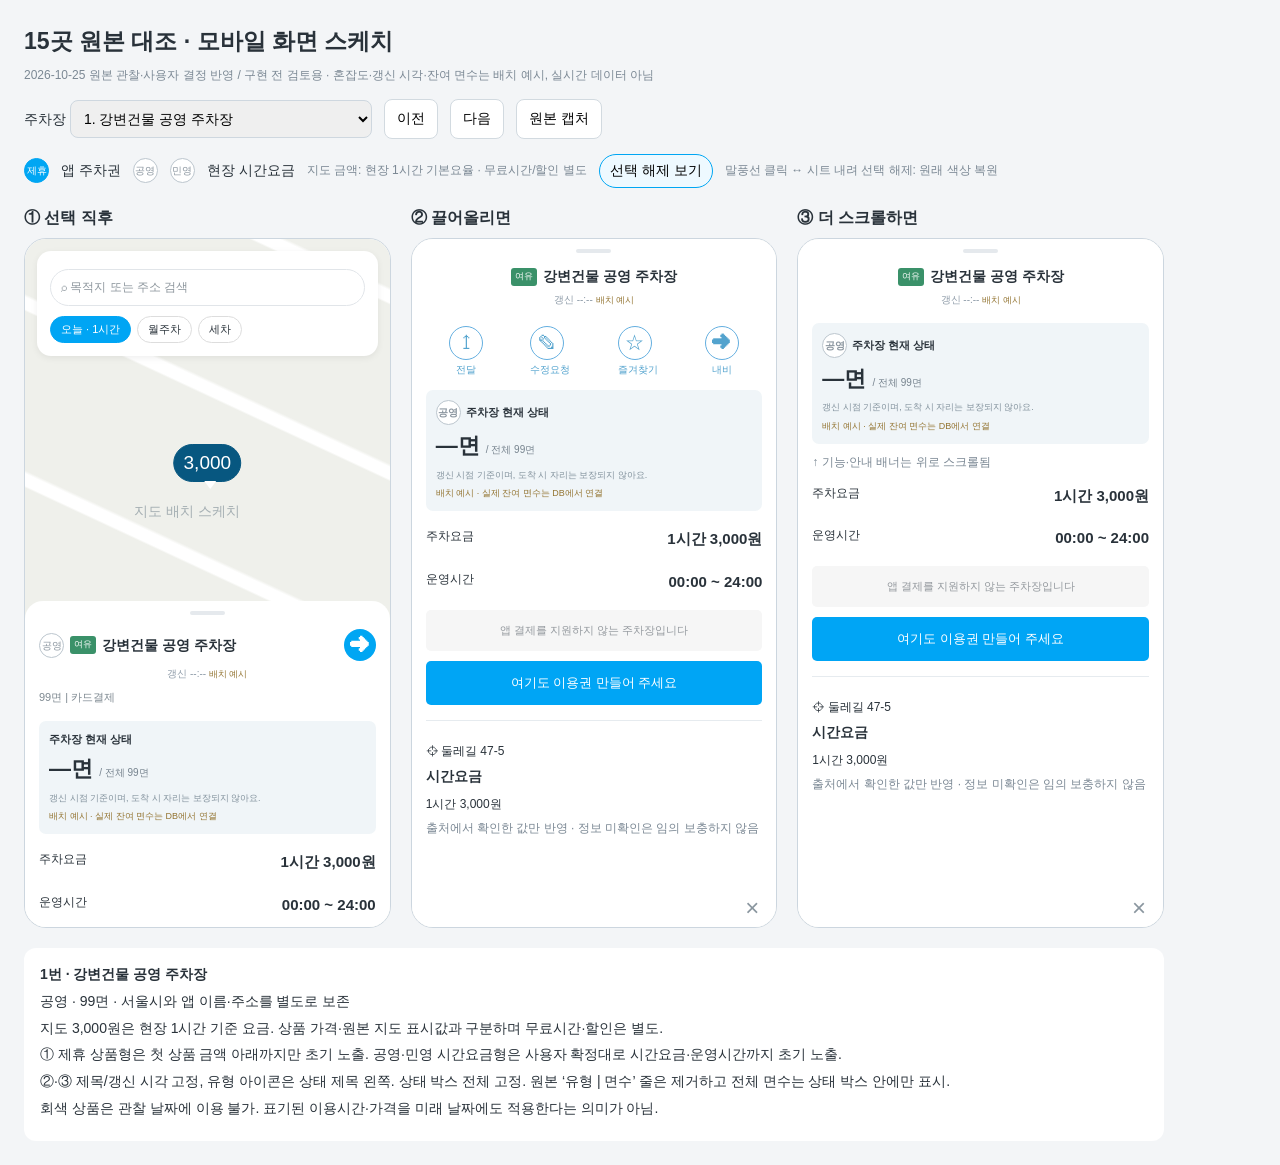
<file: docs/design/wireframes/2026-10-25-all-facilities/index.html>
<!doctype html><html lang="ko"><meta charset="utf-8"><meta name="viewport" content="width=device-width,initial-scale=1"><title>15곳 원본 대조 · 바텀시트 스케치</title>
<style>
*{box-sizing:border-box}body{font:14px/1.55 -apple-system,BlinkMacSystemFont,'Apple SD Gothic Neo',sans-serif;margin:0;background:#f3f5f7;color:#29323a;padding:24px}h1{font-size:23px;margin:0 0 6px}p{margin:5px 0}small,.muted{color:#76838e}button,select{font:inherit;cursor:pointer}button{border:1px solid #d2dae0;border-radius:8px;background:white;padding:8px 12px}select{padding:9px;max-width:100%;border:1px solid #ced7df;border-radius:8px}.toolbar{display:flex;gap:12px;align-items:center;flex-wrap:wrap;margin:15px 0}.legend{display:flex;align-items:center;gap:12px;flex-wrap:wrap;margin:10px 0 18px}.type{display:inline-grid;place-items:center;width:25px;height:25px;border-radius:50%;font-size:10px;border:1px solid #bcc6ce;color:#89949e;background:white;flex-shrink:0}.type.partner{background:#00a6f3;color:white;border-color:#00a6f3}.flow{display:grid;grid-template-columns:repeat(3,minmax(0,1fr));gap:20px;max-width:1140px}.step h2{font-size:16px;margin:0 0 8px}.phone{height:690px;background:#fff;border:1px solid #ccd6df;border-radius:22px;position:relative;overflow:hidden;max-width:380px;isolation:isolate}.map{position:absolute;inset:0;background:repeating-linear-gradient(25deg,#eff0eb 0 78px,#fff 80px 91px,#eff0eb 94px 160px);color:#a5afb3}.map:after{content:'지도 배치 스케치';position:absolute;top:38%;left:30%;font-size:14px}.search{position:absolute;left:12px;right:12px;top:12px;padding:13px;background:#fff;border-radius:14px;box-shadow:0 2px 7px #0001;z-index:1}.search p:first-child{border:1px solid #e1e5e9;border-radius:24px;padding:8px 10px;color:#8d969d;font-size:12px}.filters{display:flex;gap:6px;font-size:11px;margin-top:10px}.filters span{padding:4px 10px;border:1px solid #ddd;border-radius:18px}.filters span:first-child{background:#00a5f4;color:white;border-color:#00a5f4}.pin{position:absolute;top:205px;left:50%;transform:translateX(-50%);display:flex;gap:4px;align-items:center;border:1px solid #4b555d;border-radius:24px;padding:3px 9px;background:white;z-index:1;white-space:nowrap;font-size:19px;color:#27313a}.pin:after{content:'';position:absolute;top:100%;left:45%;border-top:8px solid currentColor;border-left:6px solid transparent;border-right:6px solid transparent}.pin.partner{background:#00a6f3;color:white;border-color:#008fda}.pin.selected{background:#075780;color:white;border-color:#075780}.pin .type{width:20px;height:20px;font-size:8px;border:0}.sheet{position:absolute;bottom:0;left:0;right:0;background:white;border-radius:18px 18px 0 0;display:flex;flex-direction:column;height:100%;overflow:hidden}.peek .sheet{height:360px}.full .sheet{border-radius:0}.handle{width:35px;height:4px;border-radius:4px;background:#e5e9ed;margin:10px auto 14px;flex-shrink:0}.identity{padding:0 14px 10px;flex-shrink:0;background:white;z-index:6}.name-row{display:flex;align-items:center;gap:6px}.name{font-size:14px;font-weight:700;line-height:1.4;flex:1;min-width:0}.peek .name{overflow:hidden;white-space:nowrap;text-overflow:ellipsis}.badge{font-size:9px;white-space:nowrap;background:#3a9169;color:#fff;border-radius:3px;padding:2px 4px}.route{background:#00a6f3;color:white;width:32px;height:32px;border-radius:50%;display:grid;place-items:center;font-size:20px;flex-shrink:0}.updated{text-align:center;font-size:10px;color:#8e9ba8;margin-top:5px}.meta{font-size:11px;color:#7d8890;margin-top:7px}.full .name-row{justify-content:center}.full .name{flex:initial;text-align:center}.body{padding:0 14px 28px;overflow:auto;flex:1;min-height:0;scrollbar-width:thin}.functions{display:flex;justify-content:space-around;color:#53a3ce;font-size:10px;text-align:center;padding:3px 0 13px}.functions span:before{content:attr(data-icon);display:grid;place-items:center;border:1px solid #64afe0;width:32px;height:32px;border-radius:50%;font-size:19px;margin-bottom:2px}.status{padding:10px;background:#f0f5f8;border-radius:7px;margin-bottom:9px;position:sticky;top:0;z-index:5;box-shadow:0 -2px 0 2px white,0 2px 0 2px white}.status-head{display:flex;align-items:center;gap:5px;font-size:11px;font-weight:650}.status strong{font-size:22px;display:block;margin-top:4px}.status strong small{font-size:10px;font-weight:400}.status p{font-size:9px;color:#80909b}.sample{font-size:9px;color:#937431;margin-top:3px}.banner{background:#fff17b;padding:10px;border-radius:5px;text-align:center;font-size:12px;line-height:1.5;margin:0 0 10px}.product{border:1px solid #2ba8ed;border-radius:7px;padding:13px;margin-bottom:10px}.product h3{font-size:14px;margin:0 0 5px;line-height:1.4}.price-row{display:flex;align-items:center;justify-content:space-between;gap:6px}.price-row b{font-size:22px;white-space:nowrap}.buy{background:#00a5f5;color:white;border:1px solid #00a5f5;border-radius:4px;padding:7px 10px;font-size:11px;white-space:nowrap}.hours{color:#747f87;font-size:12px;margin:5px 0 0}.unavailable{border-color:#d4d4d4}.unavailable .buy{background:white;border-color:#333;color:#333}.all{text-align:center;padding:12px 0 22px;color:#53a3ce}.info{border-top:1px solid #e6ebef;padding:16px 0;font-size:12px}.info h3{font-size:14px;margin:0 0 8px}.onsite{font-size:12px}.onsite>p{display:flex;justify-content:space-between;padding:7px 0}.onsite b{font-size:15px}.unsupported{background:#f6f6f6;text-align:center;padding:12px 5px;color:#94999e;font-size:11px;border-radius:5px;margin:10px 0}.request{background:#00a5f5;color:#fff;text-align:center;padding:12px;border-radius:5px;font-size:13px;margin-bottom:15px}.close{position:absolute;right:10px;bottom:10px;width:28px;height:28px;display:grid;place-items:center;border-radius:50%;background:#fffffff0;color:#8a969f;font-size:24px;z-index:8}.notes{max-width:1140px;margin-top:20px;padding:16px;background:#fff;border-radius:12px}.notes a{color:#1686c3}.off .sheet{display:none}.pending{color:#95672b;font-size:11px}.sub{font-size:12px;color:#7b8894}.pill{border:1px solid #d8e0e6;border-radius:18px;padding:5px 10px}.selected-demo{border-color:#00a6f3;background:#eef9ff} @media(max-width:850px){.flow{grid-template-columns:repeat(3,320px);overflow-x:auto;padding-bottom:10px}body{padding:16px}}
</style>
<h1>15곳 원본 대조 · 모바일 화면 스케치</h1><p class="sub">2026-10-25 원본 관찰·사용자 결정 반영 / 구현 전 검토용 · 혼잡도·갱신 시각·잔여 면수는 배치 예시, 실시간 데이터 아님</p>
<div class="toolbar"><label>주차장 <select id="facility"></select></label><button id="previous">이전</button><button id="next">다음</button><button id="source">원본 캡처</button></div>
<div class="legend"><span class="type partner">제휴</span><span>앱 주차권</span><span class="type">공영</span><span class="type">민영</span><span>현장 시간요금</span><span class="sub">지도 금액: 현장 1시간 기본요율 · 무료시간/할인 별도</span><button id="selection" class="pill selected-demo">선택 해제 보기</button><span class="sub">말풍선 클릭 ↔ 시트 내려 선택 해제: 원래 색상 복원</span></div>
<div class="flow" id="flow"></div><div class="notes" id="notes"></div>
<script>
let records=[],current=0,selected=true;const $=s=>document.querySelector(s);const esc=s=>String(s??'').replace(/[&<>"']/g,c=>({'&':'&amp;','<':'&lt;','>':'&gt;','"':'&quot;',"'":'&#39;'}[c]));const money=n=>n.toLocaleString('ko-KR');const type=l=>`<span class="type ${l.kind==='제휴'?'partner':''}">${l.kind}</span>`;
function status(l,full){return `<section class="status"><div class="status-head">${full?type(l):''}주차장 현재 상태</div><strong>—면 <small>/ 전체 ${l.total??'—'}면</small></strong><p>갱신 시점 기준이며, 도착 시 자리는 보장되지 않아요.</p><div class="sample">배치 예시 · 실제 잔여 면수는 DB에서 연결</div></section>`}
function products(l){if(!l.products.length)return `<div class="onsite"><p><span>주차요금</span><b>${esc(l.fee)}</b></p><p><span>운영시간</span><b>${esc(l.oper)}</b></p></div><div class="unsupported">앱 결제를 지원하지 않는 주차장입니다</div><div class="request">여기도 이용권 만들어 주세요</div>`;return l.products.map(p=>`<article class="product ${p.available?'':'unavailable'}"><h3>${esc(p.name)}</h3><div class="price-row"><b>${money(p.price)}원</b><span class="buy">구매하기</span></div><p class="hours">${esc(p.hours)}</p></article>`).join('')+'<div class="all">이용권 모두보기</div>'}
function render(){let l=records[current];$('#facility').value=current;$('#selection').textContent=selected?'선택 해제 보기':'다시 선택 보기';$('#flow').innerHTML=[['① 선택 직후','peek'],['② 끌어올리면','full'],['③ 더 스크롤하면','full scrolled']].map(([title,cls],i)=>`<section class="step"><h2>${title}</h2><div class="phone ${cls} ${i===0&&!selected?'off':''}"><div class="map"></div>${i===0?`<div class="search"><p>⌕ 목적지 또는 주소 검색</p><div class="filters"><span>오늘 · 1시간</span><span>월주차</span><span>세차</span></div></div><button class="pin ${l.kind==='제휴'?'partner':''} ${selected?'selected':''}">${l.kind==='제휴'?type(l):''}${l.marker===null?'금액 확인 대기':money(l.marker)}</button>`:''}<div class="sheet"><div class="handle"></div><header class="identity"><div class="name-row">${i===0?type(l):''}<span class="badge">여유</span><span class="name" title="${esc(l.name)}">${esc(l.name)}</span>${i===0?'<span class="route">➜</span>':''}</div><p class="updated">갱신 --:-- <span class="sample">배치 예시</span></p>${i===0?`<p class="meta">${l.total===null?'':l.total+'면'}${l.card?' | 카드결제':''}</p>`:''}</header><div class="body">${i===1?'<div class="functions"><span data-icon="↥">전달</span><span data-icon="✎">수정요청</span><span data-icon="☆">즐겨찾기</span><span data-icon="➜">내비</span></div>':''}${status(l,i>0)}${i===2?'':l.banner?`<div class="banner">${esc(l.banner)}</div>`:''}${i===2?'<p class="sub">↑ 기능·안내 배너는 위로 스크롤됨</p>':''}${products(l)}<section class="info"><p>⌖ ${esc(l.address)}</p><h3>시간요금</h3><p>${esc(l.fee)}</p><p class="sub">출처에서 확인한 값만 반영 · 정보 미확인은 임의 보충하지 않음</p></section></div>${i>0?'<span class="close">×</span>':''}</div></div></section>`).join('');$('#notes').innerHTML=`<b>${l.i}번 · ${esc(l.name)}</b><p>${l.kind} · ${l.total===null?'원본 면수 미표시':l.total+'면'} · 서울시와 앱 이름·주소를 별도로 보존</p><p>${l.marker===null?'<span class="pending">이 시설의 지도 가격 연결은 미확인. 주변 말풍선 값을 임의로 넣지 않음.</span>':'지도 '+money(l.marker)+'원은 현장 1시간 기준 요금. 상품 가격·원본 지도 표시값과 구분하며 무료시간·할인은 별도.'}</p><p>① 제휴 상품형은 첫 상품 금액 아래까지만 초기 노출. 공영·민영 시간요금형은 사용자 확정대로 시간요금·운영시간까지 초기 노출.</p><p>②·③ 제목/갱신 시각 고정, 유형 아이콘은 상태 제목 왼쪽. 상태 박스 전체 고정. 원본 ‘유형 | 면수’ 줄은 제거하고 전체 면수는 상태 박스 안에만 표시.</p><p>회색 상품은 관찰 날짜에 이용 불가. 표기된 이용시간·가격을 미래 날짜에도 적용한다는 의미가 아님.</p>`;document.querySelector('.pin')?.addEventListener('click',()=>{selected=!selected;render()});requestAnimationFrame(()=>{let phone=document.querySelector('.peek'),sheet=phone.querySelector('.sheet'),price=sheet.querySelector('.price-row b'),end=price??sheet.querySelector('.onsite');if(end)sheet.style.height=Math.ceil(end.getBoundingClientRect().bottom-sheet.getBoundingClientRect().top+4)+'px';});}
fetch('observations.json').then(r=>r.json()).then(data=>{records=data;$('#facility').innerHTML=records.map((l,i)=>`<option value="${i}">${l.i}. ${esc(l.name)}</option>`).join('');render()});$('#facility').onchange=e=>{current=Number(e.target.value);selected=true;render()};$('#previous').onclick=()=>{current=(current+14)%15;render()};$('#next').onclick=()=>{current=(current+1)%15;render()};$('#selection').onclick=()=>{selected=!selected;render()};$('#source').onclick=()=>{let i=records[current].i;window.open(i===5?'../2026-10-25-bottom-sheet/source-original.png':i===13?'evidence/centerpoint-selected.png':i===15?'evidence/15-selected.png':`evidence/${String(i).padStart(2,'0')}-selected.png`,'_blank')};
</script></html>
</file>
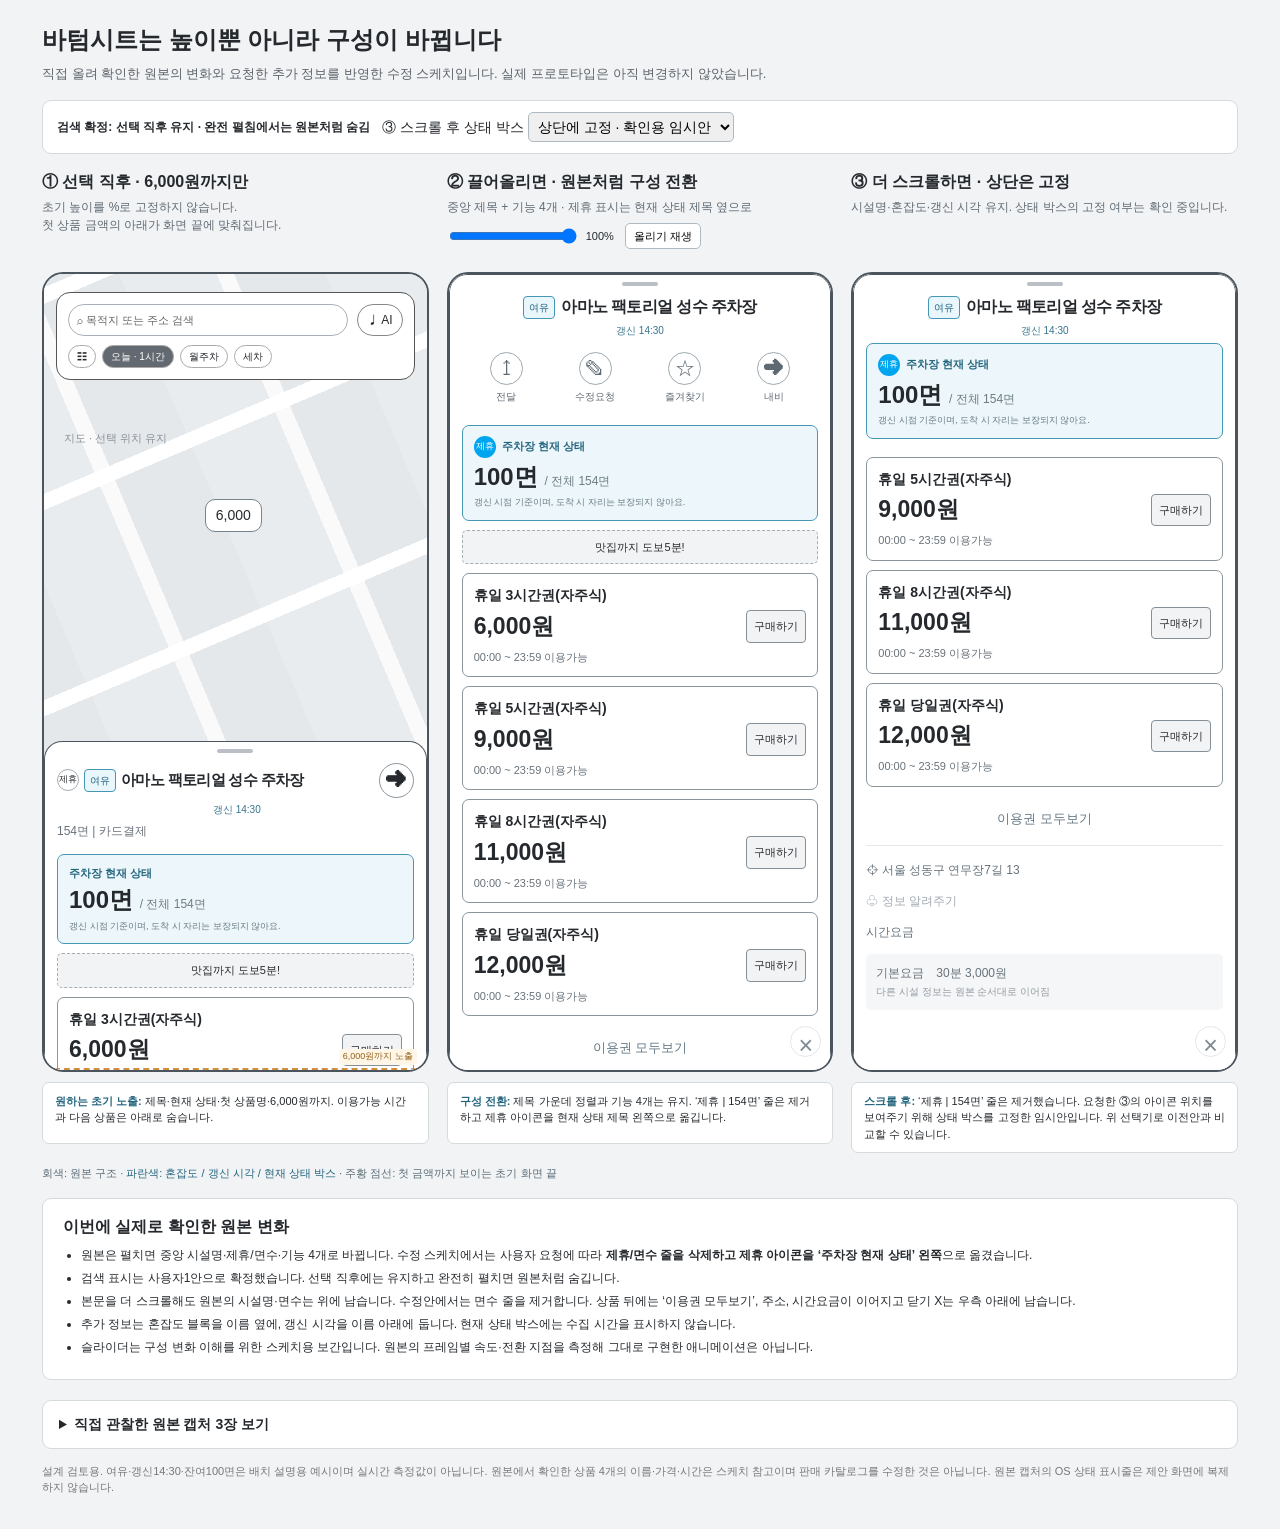
<file: docs/design/wireframes/2026-10-25-bottom-sheet/index.html>
<!doctype html>
<html lang="ko"><head><meta charset="utf-8"><meta name="viewport" content="width=device-width, initial-scale=1"><title>바텀시트 구성 전환 · 수정 스케치</title><style>
*{box-sizing:border-box}body{margin:0;background:#f1f3f5;color:#25292d;font-family:-apple-system,BlinkMacSystemFont,"Apple SD Gothic Neo","Malgun Gothic",sans-serif;font-size:14px;line-height:1.5}main{max-width:1240px;margin:auto;padding:22px}h1{font-size:24px;margin:0 0 6px}h2{font-size:16px;margin:0 0 4px}.intro{margin:0;color:#5c636a;font-size:13px}.controls{display:flex;align-items:center;flex-wrap:wrap;gap:12px;margin:16px 0;padding:11px 14px;background:white;border:1px solid #d5dadd;border-radius:9px}select,button{font:inherit}select{padding:5px;border:1px solid #aeb9c1;border-radius:5px;max-width:100%}.pending{color:#8b5e0d;font-size:12px}.board{display:grid;grid-template-columns:repeat(3,minmax(300px,1fr));gap:18px}.caption{min-height:102px}.caption p{font-size:12px;color:#606b74;margin:0}.slider{display:flex;gap:7px;align-items:center;margin-top:7px}.slider input{width:128px}.slider button{border:1px solid #aeb9c1;background:white;border-radius:5px;padding:4px 8px;font-size:11px}.slider output{font-size:11px;min-width:32px}.phone{position:relative;width:100%;height:800px;border:2px solid #4c555d;border-radius:21px;overflow:hidden;background:#e8ecee}.map{position:absolute;inset:0;background:repeating-linear-gradient(-23deg,transparent 0 95px,white 95px 110px,transparent 110px 190px),repeating-linear-gradient(67deg,#e9ecee 0 90px,#fafafa 90px 106px,#e4e8eb 106px 190px)}.map-label{position:absolute;left:20px;top:156px;font-size:11px;color:#899199}.marker{position:absolute;left:42%;top:225px;border:1px solid #78838b;background:white;border-radius:10px;padding:5px 10px;font-size:14px}.search{position:absolute;left:12px;right:12px;top:18px;z-index:7;padding:11px;background:white;border:1.5px solid #555;border-radius:14px;transform-origin:top;transition:opacity .12s,transform .12s}.search-row{display:flex;gap:9px;align-items:center}.search-field{flex:1;padding:7px 8px;font-size:11px;border:1px solid #a8afb6;border-radius:22px;color:#666}.ai{border:1px solid #888;border-radius:18px;padding:6px 9px;font-size:12px}.filters{display:flex;gap:6px;margin-top:9px;font-size:10px}.filters span{padding:3px 8px;border:1px solid #aaa;border-radius:14px}.filters .active{background:#626970;color:white}.sheet{position:absolute;left:0;right:0;bottom:0;height:58%;background:white;border:1.5px solid #4c555d;border-bottom:0;border-radius:18px 18px 0 0;display:flex;flex-direction:column;overflow:hidden;z-index:5}.handle{height:18px;flex-shrink:0;display:grid;place-items:center}.handle:after{content:'';width:36px;height:4px;background:#b9bfc4;border-radius:4px}.identity{position:relative;padding:3px 12px 9px;flex-shrink:0}.name-row{display:flex;align-items:center;gap:5px}.name{flex:1;font-size:15px;font-weight:700;letter-spacing:-.65px;line-height:1.35}.partner{flex-shrink:0;width:22px;height:22px;border:1px solid #a5adb3;border-radius:50%;display:grid;place-items:center;font-size:9px}.badge{padding:3px 5px;flex-shrink:0;color:#1e617d;background:#e9f6fb;border:1px solid #4597b6;border-radius:4px;font-size:10px}.route{width:35px;height:35px;flex-shrink:0;border:1px solid #8b959c;border-radius:50%;font-size:21px;display:grid;place-items:center}.updated{margin:4px 35px 4px 38px;text-align:center;font-size:10px;color:#36748d}.meta{font-size:12px;color:#69727a;margin-top:5px}.body{padding:0 12px 28px;overflow-y:auto;overscroll-behavior:contain;flex:1;min-height:0}.status{margin:5px 0 9px;background:#edf7fb;border:1.5px solid #4597b6;border-radius:7px;padding:10px 11px}.status h3{display:flex;align-items:center;gap:6px;font-size:11px;margin:0 0 5px;color:#24657e}.status-type{width:22px;height:22px;flex-shrink:0;display:inline-grid;place-items:center;border-radius:50%;background:#00a5ef;color:white;font-size:9px;font-weight:500}.peek .status-type,.transition-phone:not(.full) .status-type{display:none}.full .meta{display:none}.scrolled-phone.hide-status .identity>.status{display:none}.count{font-size:24px;font-weight:700;line-height:1.2}.count small{font-size:12px;font-weight:400;color:#6d7c84}.status p{font-size:9px;color:#657780;margin:5px 0 0}.banner{text-align:center;border:1px dashed #a5adb3;background:#f2f3f4;border-radius:5px;padding:8px;font-size:11px;margin:0 0 9px}.product{border:1.5px solid #8b959c;border-radius:7px;padding:11px;margin-bottom:9px}.product h3{font-size:14px;margin:0 0 4px;font-weight:650}.price-row{display:flex;align-items:center;justify-content:space-between;gap:6px}.price{font-size:23px;line-height:1.3;font-weight:700}.buy{border:1px solid #858f97;border-radius:4px;background:#f2f3f4;padding:7px;font-size:11px}.hours{font-size:11px;color:#68727a;margin-top:6px}.actions{display:flex;justify-content:space-around;align-items:start;overflow:hidden;margin-bottom:6px}.action{text-align:center;font-size:10px;color:#5e6972;min-width:54px}.action i{height:33px;width:33px;border:1px solid #9ca8b0;border-radius:50%;display:grid;place-items:center;font-size:20px;font-style:normal;margin:1px auto 4px}.all-tickets{font-size:13px;color:#647985;text-align:center;padding:13px 0 17px}.facility{border-top:1px solid #e4e8eb;padding:15px 0;color:#66727b;font-size:12px}.facility p{margin:0 0 13px}.fee{padding:10px;background:#f5f6f7;border-radius:5px}.close-sheet{position:absolute;bottom:13px;right:10px;height:31px;width:31px;display:grid;place-items:center;border-radius:50%;background:#fffe;font-size:25px;color:#7f8991;border:1px solid #e3e6e9;z-index:8}.full .name-row{justify-content:center;gap:6px}.full .name{flex:initial;text-align:center;font-size:16px}.full .partner,.full .route{display:none}.full .updated{margin:4px 0}.full .meta{text-align:center}.state-note{font-size:11px;padding:10px 12px;border:1px solid #d5dadd;border-radius:7px;background:white;margin-top:10px;min-height:62px}.state-note b{color:#24657e}.source-box{margin-top:20px;padding:13px 16px;border:1px solid #d5dadd;background:white;border-radius:9px}.source-box summary{cursor:pointer;font-weight:650}.sources{display:grid;grid-template-columns:repeat(3,1fr);gap:16px;margin-top:14px}.sources img{display:block;width:100%;max-height:570px;object-fit:contain;background:#f4f5f6}.sources p{font-size:12px;color:#66717a}.notes{padding:16px 20px;background:white;border:1px solid #d5dadd;border-radius:9px;margin-top:16px}.notes ul{margin:7px 0;padding-left:18px}.notes li{margin:5px 0;font-size:12px}.legend{font-size:11px;color:#5c6e79;margin:12px 0}.legend em{font-style:normal;color:#24657e}.note{font-size:11px;color:#777;margin-top:14px}.initial-boundary{position:absolute;left:0;right:0;bottom:0;border-bottom:2px dashed #cf8f3e;z-index:9;pointer-events:none}.initial-boundary span{position:absolute;right:10px;bottom:3px;font-size:9px;color:#936217;background:#fff6e8;padding:1px 4px;border-radius:3px}@media(max-width:1000px){main{width:1030px}.board{grid-template-columns:repeat(3,1fr)}}
</style></head><body><main>
<h1>바텀시트는 높이뿐 아니라 구성이 바뀝니다</h1><p class="intro">직접 올려 확인한 원본의 변화와 요청한 추가 정보를 반영한 수정 스케치입니다. 실제 프로토타입은 아직 변경하지 않았습니다.</p>
<div class="controls"><strong style="font-size:12px">검색 확정: 선택 직후 유지 · 완전 펼침에서는 원본처럼 숨김</strong><label>③ 스크롤 후 상태 박스 <select id="sticky-status"><option value="fixed">상단에 고정 · 확인용 임시안</option><option value="scroll">본문과 함께 사라짐 · 이전안</option></select></label></div>
<div class="board">
<section><div class="caption"><h2>① 선택 직후 · 6,000원까지만</h2><p>초기 높이를 %로 고정하지 않습니다.<br>첫 상품 금액의 아래가 화면 끝에 맞춰집니다.</p></div><div class="phone peek" id="peek-phone"></div><div class="state-note"><b>원하는 초기 노출:</b> 제목·현재 상태·첫 상품명·6,000원까지. 이용가능 시간과 다음 상품은 아래로 숨습니다.</div></section>
<section><div class="caption"><h2>② 끌어올리면 · 원본처럼 구성 전환</h2><p>중앙 제목 + 기능 4개 · 제휴 표시는 현재 상태 제목 옆으로</p><div class="slider"><input id="progress" aria-label="시트 펼침 정도" type="range" min="0" max="100" value="100"><output id="progress-label">100%</output><button id="play">올리기 재생</button></div></div><div class="phone transition-phone full" id="transition-phone"></div><div class="state-note"><b>구성 전환:</b> 제목 가운데 정렬과 기능 4개는 유지. ‘제휴 | 154면’ 줄은 제거하고 제휴 아이콘을 현재 상태 제목 왼쪽으로 옮깁니다.</div></section>
<section><div class="caption"><h2>③ 더 스크롤하면 · 상단은 고정</h2><p>시설명·혼잡도·갱신 시각 유지. 상태 박스의 고정 여부는 확인 중입니다.</p></div><div class="phone scrolled-phone full" id="scrolled-phone"></div><div class="state-note"><b>스크롤 후:</b> ‘제휴 | 154면’ 줄은 제거했습니다. 요청한 ③의 아이콘 위치를 보여주기 위해 상태 박스를 고정한 임시안입니다. 위 선택기로 이전안과 비교할 수 있습니다.</div></section>
</div>
<div class="legend">회색: 원본 구조 · <em>파란색: 혼잡도 / 갱신 시각 / 현재 상태 박스</em> · 주황 점선: 첫 금액까지 보이는 초기 화면 끝</div>
<div class="notes"><h2>이번에 실제로 확인한 원본 변화</h2><ul><li>원본은 펼치면 중앙 시설명·제휴/면수·기능 4개로 바뀝니다. 수정 스케치에서는 사용자 요청에 따라 <b>제휴/면수 줄을 삭제하고 제휴 아이콘을 ‘주차장 현재 상태’ 왼쪽</b>으로 옮겼습니다.</li><li>검색 표시는 사용자1안으로 확정했습니다. 선택 직후에는 유지하고 완전히 펼치면 원본처럼 숨깁니다.</li><li>본문을 더 스크롤해도 원본의 시설명·면수는 위에 남습니다. 수정안에서는 면수 줄을 제거합니다. 상품 뒤에는 ‘이용권 모두보기’, 주소, 시간요금이 이어지고 닫기 X는 우측 아래에 남습니다.</li><li>추가 정보는 혼잡도 블록을 이름 옆에, 갱신 시각을 이름 아래에 둡니다. 현재 상태 박스에는 수집 시간을 표시하지 않습니다.</li><li>슬라이더는 구성 변화 이해를 위한 스케치용 보간입니다. 원본의 프레임별 속도·전환 지점을 측정해 그대로 구현한 애니메이션은 아닙니다.</li></ul></div>
<details class="source-box"><summary>직접 관찰한 원본 캡처 3장 보기</summary><div class="sources"><div><a href="source-original.png" target="_blank"><img src="source-original.png" alt="원본 접힘 상태"></a><p>접힘: 검색·좌측 제목·카드결제·내비</p></div><div><a href="source-expanded.png" target="_blank"><img src="source-expanded.png" alt="원본 완전 펼침 상태"></a><p>펼침: 가운데 제목·기능 4개·상품 목록</p></div><div><a href="source-expanded-scrolled.png" target="_blank"><img src="source-expanded-scrolled.png" alt="원본 내부 스크롤 상태"></a><p>스크롤: 제목·면수 고정, 주소·요금으로 이어짐</p></div></div></details>
<p class="note">설계 검토용. 여유·갱신14:30·잔여100면은 배치 설명용 예시이며 실시간 측정값이 아닙니다. 원본에서 확인한 상품 4개의 이름·가격·시간은 스케치 참고이며 판매 카탈로그를 수정한 것은 아닙니다. 원본 캡처의 OS 상태 표시줄은 제안 화면에 복제하지 않습니다.</p>
</main><script>
const products=[['휴일 3시간권(자주식)','6,000원'],['휴일 5시간권(자주식)','9,000원'],['휴일 8시간권(자주식)','11,000원'],['휴일 당일권(자주식)','12,000원']];
const search=`<div class="search"><div class="search-row"><span class="search-field">⌕ 목적지 또는 주소 검색</span><span class="ai">♩ AI</span></div><div class="filters"><span>☷</span><span class="active">오늘 · 1시간</span><span>월주차</span><span>세차</span></div></div>`;
function productCards(start=0){return products.slice(start).map((p,i)=>`<article class="product ${i===0?'first-product':''}"><h3>${p[0]}</h3><div class="price-row"><span class="price">${p[1]}</span><span class="buy">구매하기</span></div><div class="hours">00:00 ~ 23:59 이용가능</div></article>`).join('');}
const status=`<section class="status"><h3><span class="status-type" aria-label="제휴 주차장">제휴</span><span>주차장 현재 상태</span></h3><div class="count">100면 <small>/ 전체 154면</small></div><p>갱신 시점 기준이며, 도착 시 자리는 보장되지 않아요.</p></section>`;
const actions=`<div class="actions"><span class="action"><i>↥</i>전달</span><span class="action"><i>✎</i>수정요청</span><span class="action"><i>☆</i>즐겨찾기</span><span class="action"><i>➜</i>내비</span></div>`;
function phoneMarkup(scrolled=false){return `<div class="map"><span class="map-label">지도 · 선택 위치 유지</span><span class="marker">6,000</span></div>${search}<section class="sheet"><div class="handle"></div><header class="identity"><div class="name-row"><span class="partner">제휴</span><span class="badge">여유</span><span class="name">아마노 팩토리얼 성수 주차장</span><span class="route">➜</span></div><div class="updated">갱신 14:30</div><div class="meta"></div>${scrolled?status:''}</header><div class="body">${scrolled?'':actions+status+'<div class="banner">맛집까지 도보5분!</div>'}${productCards(scrolled?1:0)}<div class="all-tickets">이용권 모두보기</div><div class="facility"><p>⌖ 서울 성동구 연무장7길 13</p><p style="color:#a2aab0">♧ 정보 알려주기</p><p>시간요금</p><div class="fee">기본요금　30분 3,000원<br><span style="color:#909aa2;font-size:10px">다른 시설 정보는 원본 순서대로 이어짐</span></div></div></div></section>${scrolled?'<span class="close-sheet">×</span>':''}`;}
const peek=document.querySelector('#peek-phone'),live=document.querySelector('#transition-phone'),scrolled=document.querySelector('#scrolled-phone');
peek.innerHTML=phoneMarkup();live.innerHTML=phoneMarkup();scrolled.innerHTML=phoneMarkup(true);peek.querySelector('.actions').style.display='none';peek.querySelector('.meta').textContent='154면 | 카드결제';peek.insertAdjacentHTML('beforeend','<div class="initial-boundary"><span>6,000원까지 노출</span></div>');
let initialHeight=430,animation=0;
function measureInitial(){const sheet=peek.querySelector('.sheet'),price=peek.querySelector('.first-product .price');peek.querySelector('.body').scrollTop=0;initialHeight=Math.ceil(price.getBoundingClientRect().bottom-sheet.getBoundingClientRect().top+4);sheet.style.height=initialHeight+'px';}
function renderTransition(){const p=Number(document.querySelector('#progress').value)/100,mode='original';document.querySelector('#progress-label').textContent=Math.round(p*100)+'%';const keep=mode==='keep',icon=mode==='icon';const target=live.clientHeight-(keep?142:0);live.querySelector('.sheet').style.height=(initialHeight+(target-initialHeight)*p)+'px';live.classList.toggle('full',p>=.5);live.querySelector('.meta').textContent=p>=.5?'':'154면 | 카드결제';const a=live.querySelector('.actions');a.style.height=(68*p)+'px';a.style.opacity=p;a.style.marginBottom=(6*p)+'px';const s=live.querySelector('.search');s.style.opacity=keep?1:1-p;s.style.transform=keep?'none':`translateY(${-20*p}px)`;let close=live.querySelector('.close-sheet');if(!close){live.insertAdjacentHTML('beforeend','<span class="close-sheet">×</span>');close=live.querySelector('.close-sheet');}close.style.opacity=p;let iconEl=live.querySelector('.search-mini');if(!iconEl){live.insertAdjacentHTML('beforeend','<span class="search-mini" style="position:absolute;top:8px;right:10px;z-index:9;background:white;border:1px solid #888;border-radius:50%;width:28px;height:28px;text-align:center;line-height:26px;font-size:16px">⌕</span>');iconEl=live.querySelector('.search-mini');}iconEl.style.display=icon&&p>.85?'block':'none';scrolled.querySelector('.sheet').style.height=(scrolled.clientHeight-(keep?142:0))+'px';scrolled.querySelector('.search').style.display=keep?'block':'none';}
function sync(){measureInitial();renderTransition();}
document.querySelector('#progress').addEventListener('input',renderTransition);document.querySelector('#sticky-status').addEventListener('change',e=>scrolled.classList.toggle('hide-status',e.target.value==='scroll'));document.querySelector('#play').addEventListener('click',()=>{cancelAnimationFrame(animation);const start=performance.now();function tick(now){document.querySelector('#progress').value=Math.min(100,(now-start)/12);renderTransition();if(now-start<1200)animation=requestAnimationFrame(tick);}animation=requestAnimationFrame(tick);});
new ResizeObserver(sync).observe(peek);requestAnimationFrame(sync);
</script></body></html>
</file>
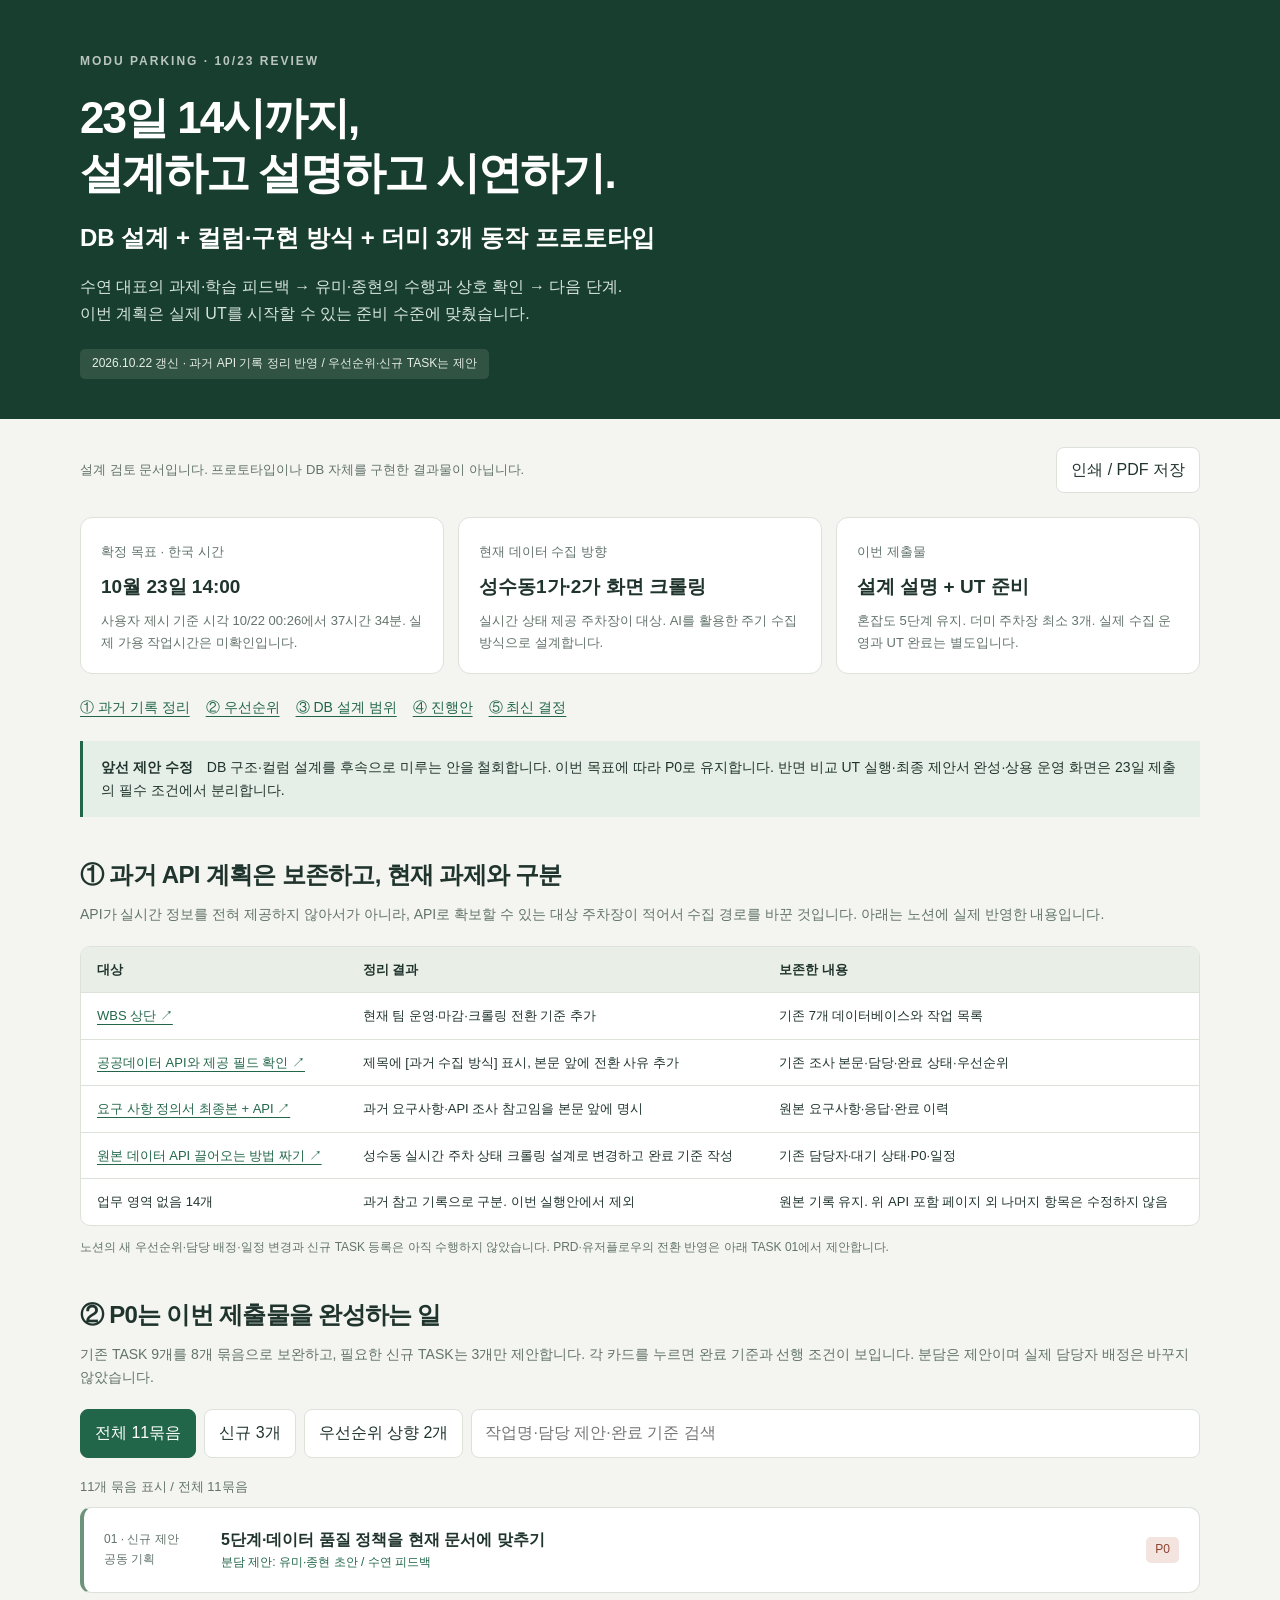
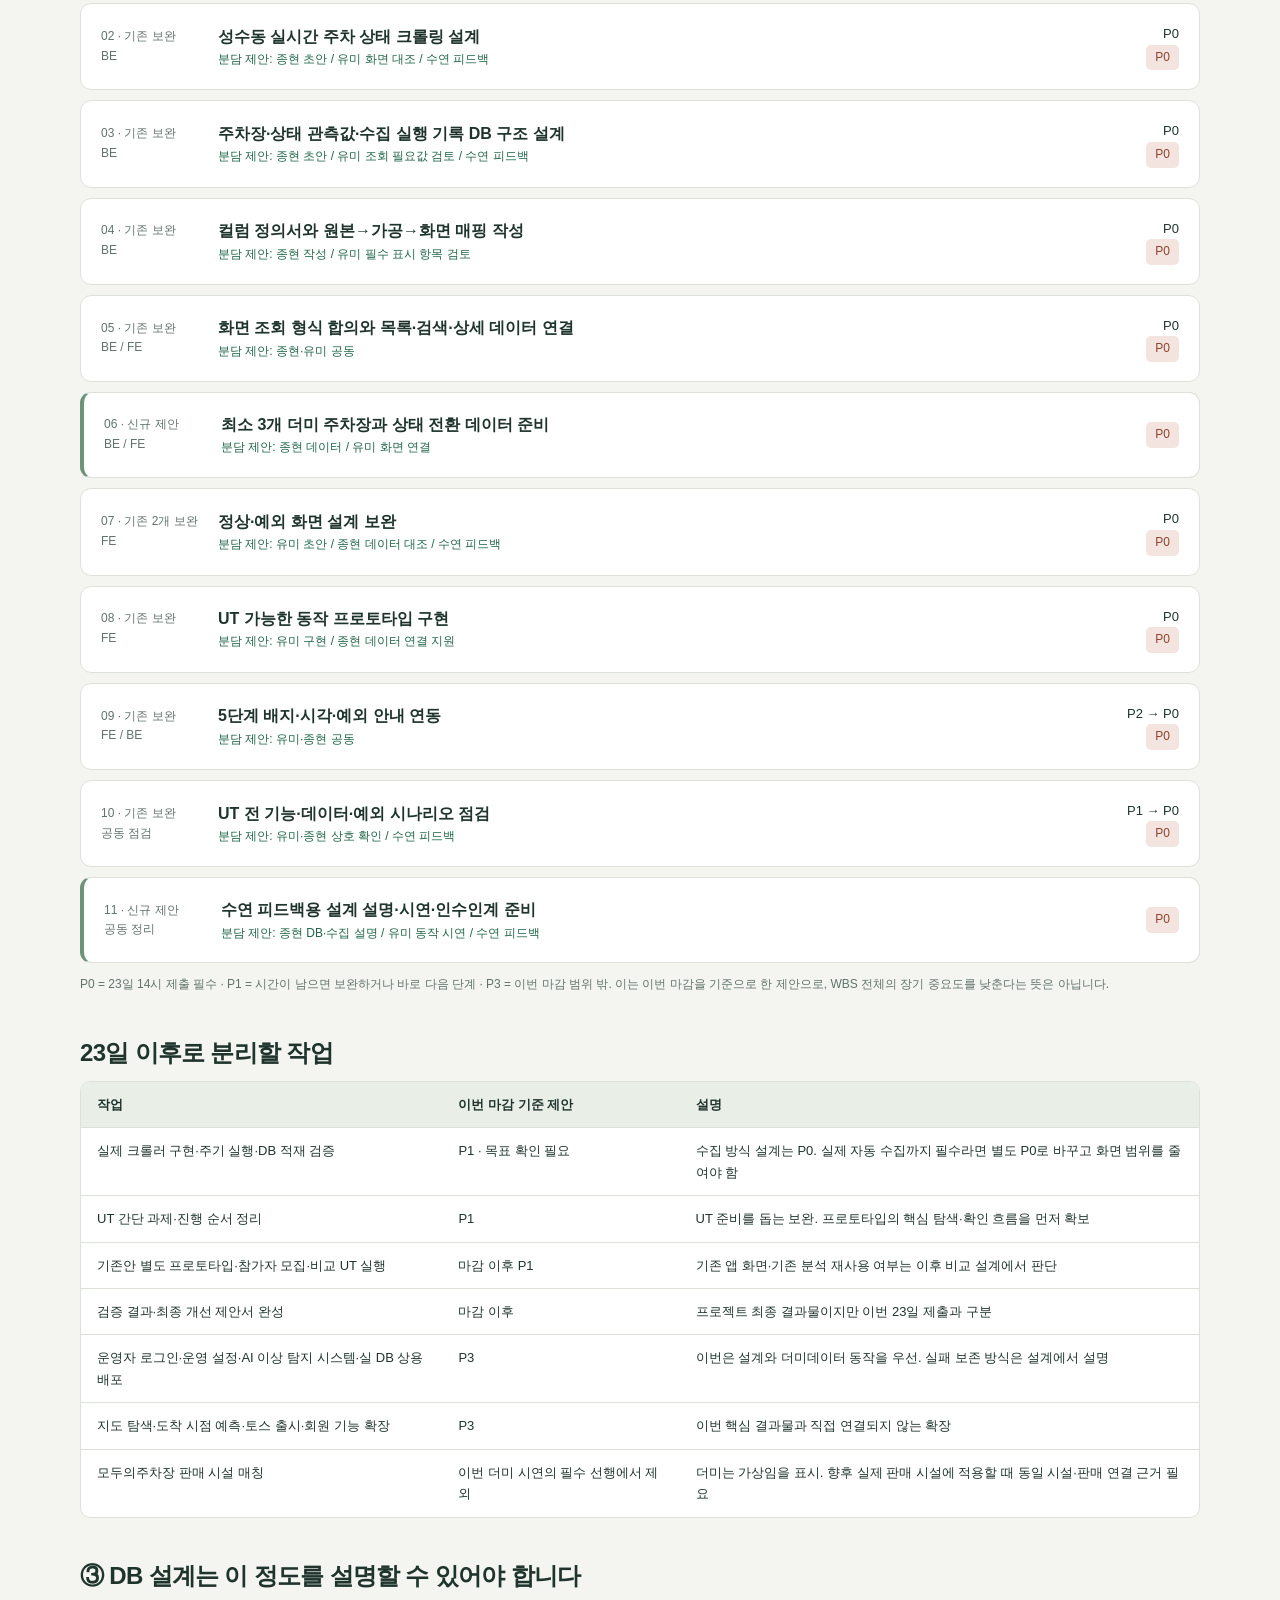
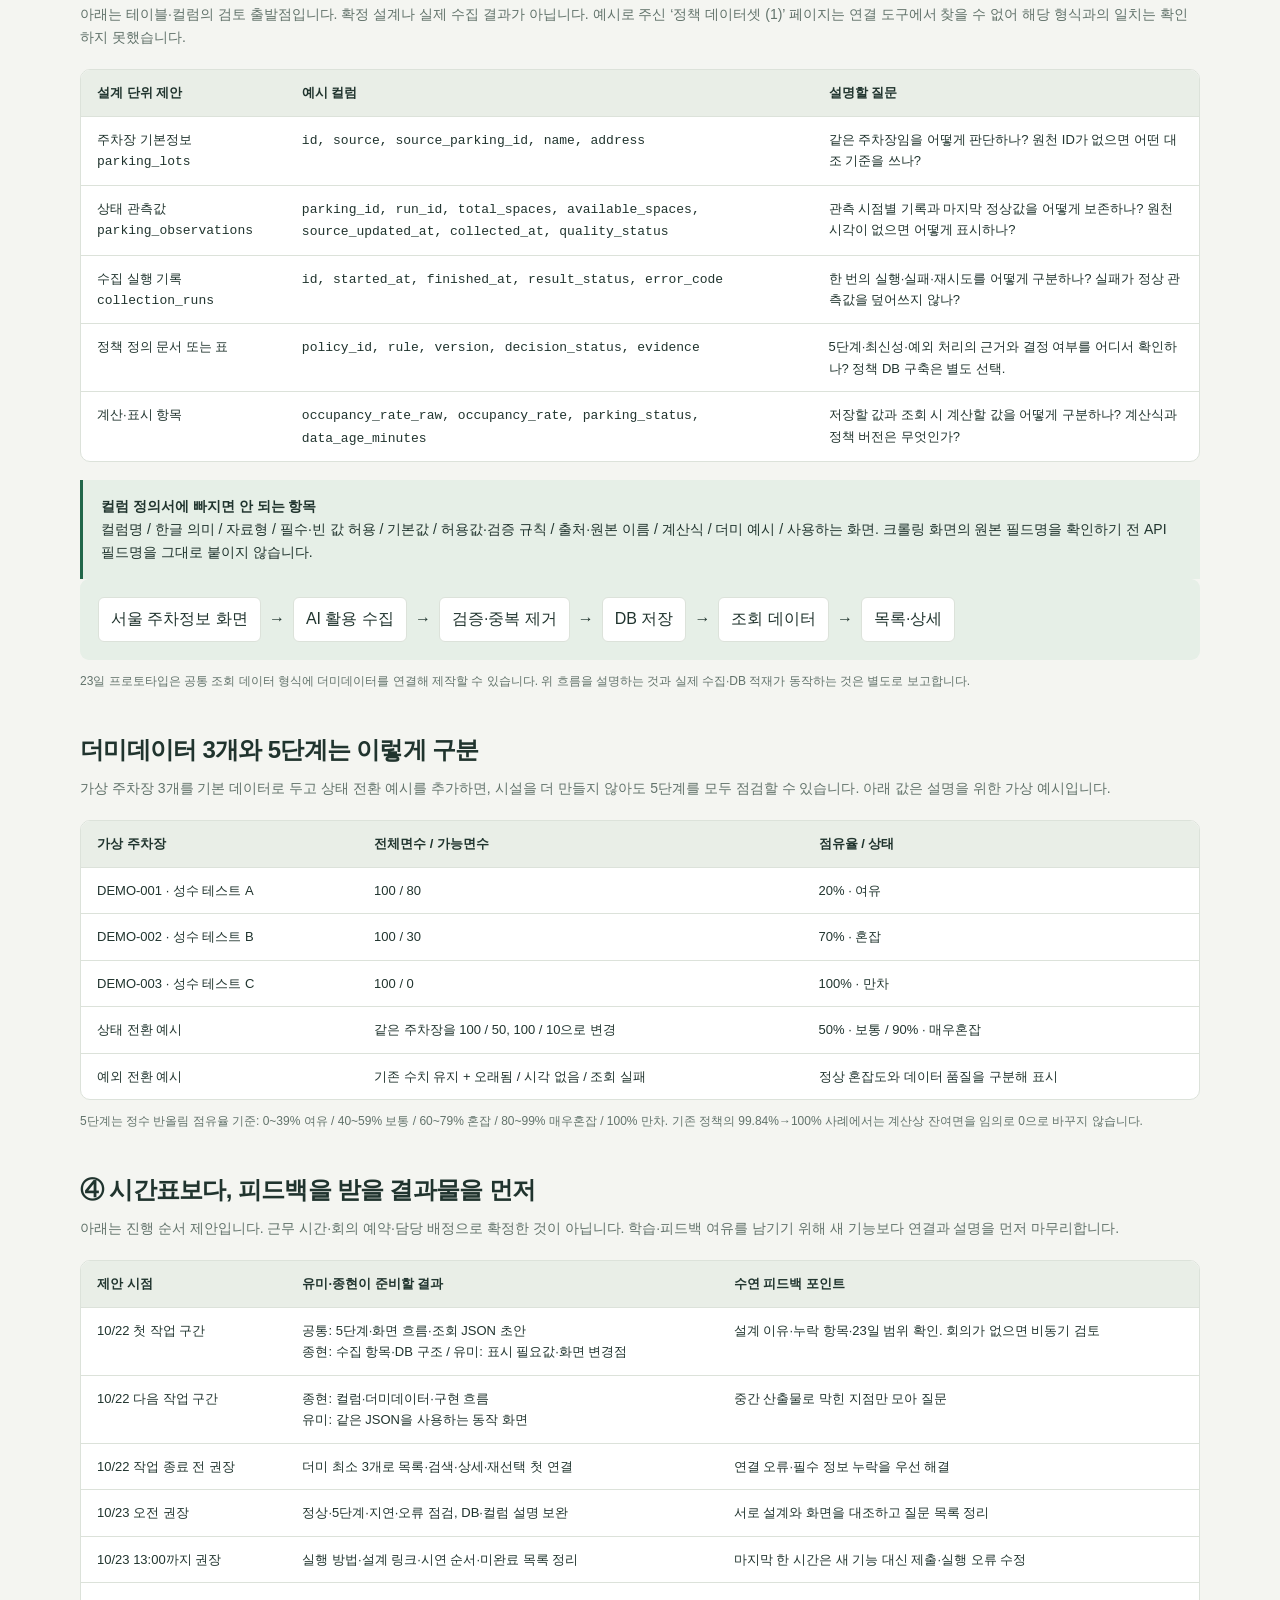
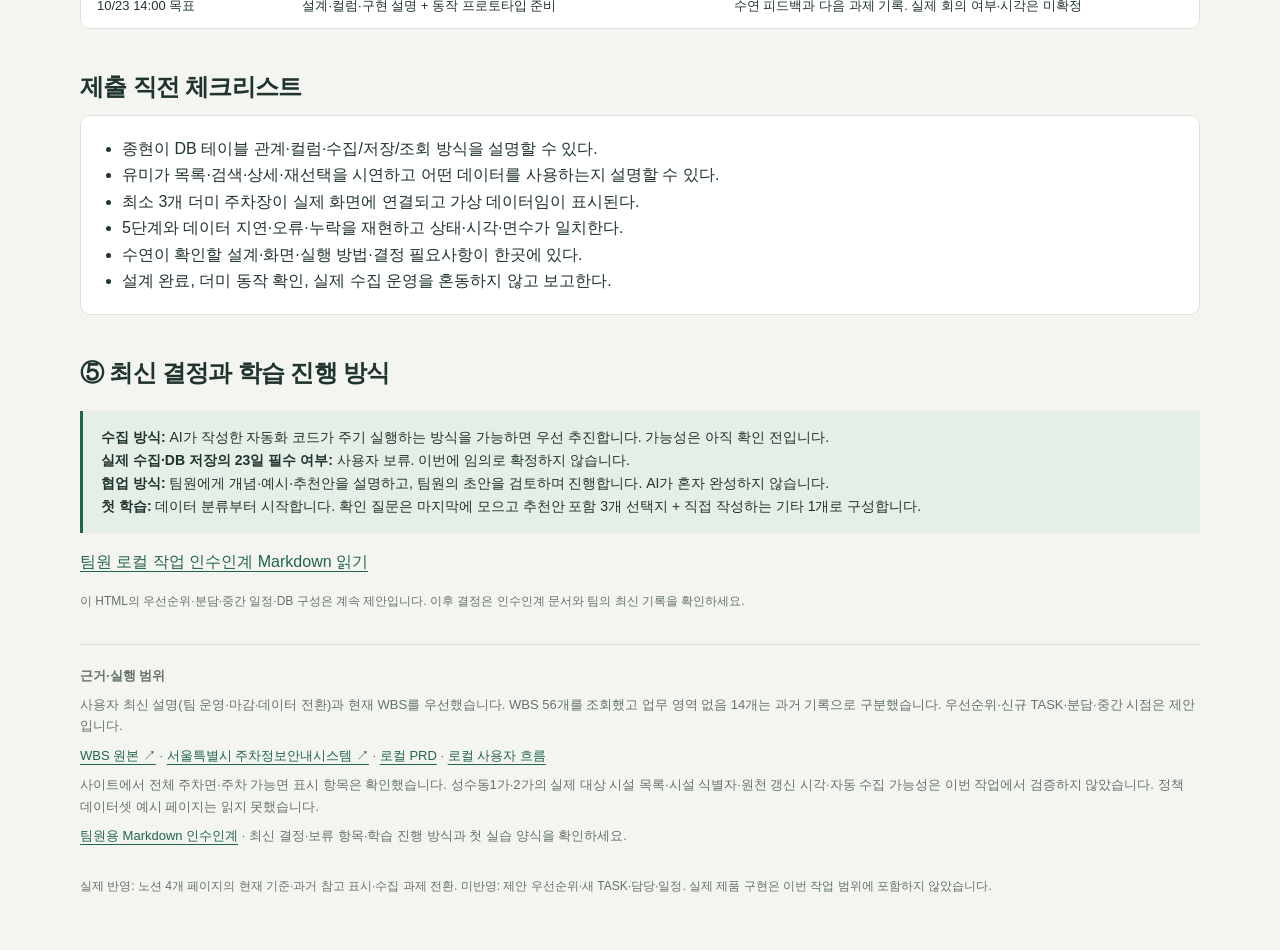
<file: wbs-review.html>
<!doctype html><html lang="ko"><head><meta charset="utf-8"><meta name="viewport" content="width=device-width,initial-scale=1"><title>모두의주차장 · 10월 23일 마감 WBS</title><style>
:root{--bg:#f4f5f1;--ink:#20342e;--muted:#62736b;--line:#dce2da;--green:#216649;--soft:#e6efe7;--orange:#96591f;--white:#fff}*{box-sizing:border-box}body{margin:0;background:var(--bg);color:var(--ink);font-family:-apple-system,BlinkMacSystemFont,'Apple SD Gothic Neo','Malgun Gothic',sans-serif;line-height:1.65}a{color:var(--green);text-underline-offset:4px}button,input{font:inherit}button{cursor:pointer}header{background:#183e30;color:#fff;padding:52px max(24px,calc((100vw - 1120px)/2)) 40px}.eyebrow{font-size:12px;letter-spacing:2px;font-weight:700;opacity:.7}h1{font-size:clamp(29px,4vw,44px);letter-spacing:-2px;line-height:1.25;margin:18px 0}header p{color:#d7e5dc;max-width:780px;margin:0}header .tag{display:inline-block;margin-top:22px;background:#315344;color:#e6eee8;padding:5px 12px;border-radius:5px;font-size:12px}main{max-width:1168px;margin:auto;padding:28px 24px 60px}.toolbar{display:flex;justify-content:space-between;align-items:center;gap:14px;margin-bottom:24px}.toolbar span{font-size:13px;color:var(--muted)}button{border:1px solid var(--line);background:white;border-radius:8px;padding:9px 14px;color:var(--ink)}button:hover{border-color:var(--green)}.facts{display:grid;grid-template-columns:repeat(3,1fr);gap:14px}.fact{background:white;border:1px solid var(--line);border-radius:12px;padding:20px}.fact small{color:var(--muted)}.fact strong{display:block;font-size:19px;margin-top:6px}.fact p{font-size:13px;margin:8px 0 0;color:var(--muted)}section{margin-top:38px}h2{font-size:24px;letter-spacing:-.7px;margin:0 0 8px}h3{font-size:17px;margin:0 0 8px}.intro{color:var(--muted);margin:0 0 20px;font-size:14px}.note{border-left:3px solid var(--green);background:var(--soft);padding:15px 18px;font-size:14px;margin-top:18px}.steps{display:grid;grid-template-columns:repeat(4,1fr);gap:12px}.step{padding:20px;border-top:3px solid #87a28d;background:white;border-radius:0 0 10px 10px}.step b{color:var(--green);font-size:12px}.step h3{margin:8px 0}.step p{font-size:13px;color:var(--muted);margin:0}.pills{display:flex;gap:8px;flex-wrap:wrap;margin-bottom:16px}.pills span,.badge{font-size:12px;background:#e7ece6;border-radius:5px;padding:3px 9px;display:inline-block}.p0{background:#f4e4df;color:#8c422f}.p1{background:#f4edd9;color:#80651f}.p3{background:#e9eae8;color:#687068}.filters{display:flex;gap:8px;flex-wrap:wrap;margin:18px 0}.filters button[aria-pressed=true]{background:var(--green);color:white;border-color:var(--green)}input{border:1px solid var(--line);border-radius:8px;padding:10px 13px;background:white;flex:1;min-width:200px}.task{background:white;border:1px solid var(--line);border-radius:11px;margin:10px 0;overflow:hidden}.task summary{list-style:none;cursor:pointer;display:grid;grid-template-columns:102px 1fr 105px;gap:15px;align-items:center;padding:19px 20px}.task summary::-webkit-details-marker{display:none}.task summary:after{content:none}.task .kind{font-size:12px;color:var(--muted)}.task h3{margin:0;font-size:16px}.task .sub{font-size:12px;color:var(--muted);margin-top:4px}.task .pri{text-align:right;white-space:nowrap;font-size:13px}.task .body{border-top:1px solid var(--line);padding:18px 22px;font-size:14px;display:grid;grid-template-columns:1fr 1fr;gap:22px}.body p{margin:0 0 10px}.body label{font-size:12px;color:var(--muted);display:block;margin-bottom:5px;font-weight:700}.body ul{margin:0;padding-left:19px}.body a{display:inline-block;margin-top:12px;font-size:12px}.new{border-left:4px solid #6d947a}.warning{border:1px solid #e4d8bd;background:#fbf7ee;border-radius:10px;padding:20px;margin:12px 0}.warning b{color:var(--orange)}.warning p{font-size:14px;margin:7px 0 0}.tablewrap{overflow:auto;border:1px solid var(--line);border-radius:10px;background:white}table{border-collapse:collapse;width:100%;font-size:13px;text-align:left}th,td{border-bottom:1px solid var(--line);padding:12px 16px;vertical-align:top}th{background:#e9eee7;white-space:nowrap}tr:last-child td{border-bottom:0}.history{background:#edf0ea;border-radius:10px;padding:18px 20px;margin-top:25px}.history summary{cursor:pointer;font-weight:700}.history ul{columns:2;font-size:13px;color:var(--muted);padding-left:20px}.sources{font-size:13px;color:var(--muted);border-top:1px solid var(--line);padding-top:20px;margin-top:32px}.sources p{margin:8px 0}.counter{font-size:13px;color:var(--muted)}.empty{padding:20px;background:white;border-radius:9px}footer{font-size:12px;color:var(--muted);margin-top:30px}.legend{font-size:12px;color:var(--muted);margin-top:12px}button:focus-visible,a:focus-visible,summary:focus-visible,input:focus-visible{outline:3px solid #b78848;outline-offset:3px}[hidden]{display:none!important}@media(max-width:720px){header{padding:32px 22px}.facts,.steps{grid-template-columns:1fr 1fr}.task summary{grid-template-columns:1fr auto;gap:8px;padding:16px}.task .kind{grid-column:1/-1}.task .body{grid-template-columns:1fr;gap:12px}.history ul{columns:1}.toolbar{align-items:flex-start}.fact{padding:15px}.fact strong{font-size:16px}}@media(max-width:420px){.facts,.steps{grid-template-columns:1fr}}@media print{body{background:white;font-size:11px}header{padding:20px;background:white;color:var(--ink)}header p{color:var(--muted)}header .tag{background:#eee;color:#333}main{padding:0}.toolbar,.filters,.counter{display:none}section{margin-top:22px}.task,.fact,.warning,.step{break-inside:avoid}a{color:inherit}.task summary{padding:10px}.task .body{padding:12px}.history ul{columns:2}h1{font-size:28px}}

nav{display:flex;gap:16px;flex-wrap:wrap;margin:22px 0;font-size:14px}.owner{font-size:12px;color:#216649}.diagram{display:flex;gap:8px;align-items:center;flex-wrap:wrap;padding:18px;background:#e6efe7;border-radius:9px}.diagram span{padding:8px 12px;background:white;border:1px solid #dce2da;border-radius:6px}.checklist{padding:20px;background:white;border:1px solid #dce2da;border-radius:10px}.checklist ul{padding-left:21px;margin:0}.heroGoal{font-size:24px;color:#fff;font-weight:700;margin:17px 0}.small{font-size:12px;color:#62736b}code{overflow-wrap:anywhere}html{scroll-behavior:smooth}</style></head><body>
<header><div class="eyebrow">MODU PARKING · 10/23 REVIEW</div><h1>23일 14시까지,<br>설계하고 설명하고 시연하기.</h1><div class="heroGoal">DB 설계 + 컬럼·구현 방식 + 더미 3개 동작 프로토타입</div><p>수연 대표의 과제·학습 피드백 → 유미·종현의 수행과 상호 확인 → 다음 단계.<br>이번 계획은 실제 UT를 시작할 수 있는 준비 수준에 맞췄습니다.</p><span class="tag">2026.10.22 갱신 · 과거 API 기록 정리 반영 / 우선순위·신규 TASK는 제안</span></header><main>
<div class="toolbar"><span>설계 검토 문서입니다. 프로토타입이나 DB 자체를 구현한 결과물이 아닙니다.</span><button id="print">인쇄 / PDF 저장</button></div>
<div class="facts"><div class="fact"><small>확정 목표 · 한국 시간</small><strong>10월 23일 14:00</strong><p>사용자 제시 기준 시각 10/22 00:26에서 37시간 34분. 실제 가용 작업시간은 미확인입니다.</p></div><div class="fact"><small>현재 데이터 수집 방향</small><strong>성수동1가·2가 화면 크롤링</strong><p>실시간 상태 제공 주차장이 대상. AI를 활용한 주기 수집 방식으로 설계합니다.</p></div><div class="fact"><small>이번 제출물</small><strong>설계 설명 + UT 준비</strong><p>혼잡도 5단계 유지. 더미 주차장 최소 3개. 실제 수집 운영과 UT 완료는 별도입니다.</p></div></div>
<nav><a href="#clean">① 과거 기록 정리</a><a href="#priority">② 우선순위</a><a href="#db">③ DB 설계 범위</a><a href="#timeline">④ 진행안</a><a href="#questions">⑤ 최신 결정</a></nav>
<div class="note"><b>앞선 제안 수정</b>　DB 구조·컬럼 설계를 후속으로 미루는 안을 철회합니다. 이번 목표에 따라 P0로 유지합니다. 반면 비교 UT 실행·최종 제안서 완성·상용 운영 화면은 23일 제출의 필수 조건에서 분리합니다.</div>
<section id="clean"><h2>① 과거 API 계획은 보존하고, 현재 과제와 구분</h2><p class="intro">API가 실시간 정보를 전혀 제공하지 않아서가 아니라, API로 확보할 수 있는 대상 주차장이 적어서 수집 경로를 바꾼 것입니다. 아래는 노션에 실제 반영한 내용입니다.</p><div class="tablewrap"><table><thead><tr><th>대상</th><th>정리 결과</th><th>보존한 내용</th></tr></thead><tbody><tr><td><a href="https://app.notion.com/400626093f2e8041b239f16864d77f97" target="_blank" rel="noopener">WBS 상단 ↗</a></td><td>현재 팀 운영·마감·크롤링 전환 기준 추가</td><td>기존 7개 데이터베이스와 작업 목록</td></tr><tr><td><a href="https://app.notion.com/dd8626093f2e83918c3c01a1b08cb96a" target="_blank" rel="noopener">공공데이터 API와 제공 필드 확인 ↗</a></td><td>제목에 [과거 수집 방식] 표시, 본문 앞에 전환 사유 추가</td><td>기존 조사 본문·담당·완료 상태·우선순위</td></tr><tr><td><a href="https://app.notion.com/742626093f2e833683b001889ccc3eb4" target="_blank" rel="noopener">요구 사항 정의서 최종본 + API ↗</a></td><td>과거 요구사항·API 조사 참고임을 본문 앞에 명시</td><td>원본 요구사항·응답·완료 이력</td></tr><tr><td><a href="https://app.notion.com/8ec626093f2e82d3928f0147a6f71655" target="_blank" rel="noopener">원본 데이터 API 끌어오는 방법 짜기 ↗</a></td><td>성수동 실시간 주차 상태 크롤링 설계로 변경하고 완료 기준 작성</td><td>기존 담당자·대기 상태·P0·일정</td></tr><tr><td>업무 영역 없음 14개</td><td>과거 참고 기록으로 구분. 이번 실행안에서 제외</td><td>원본 기록 유지. 위 API 포함 페이지 외 나머지 항목은 수정하지 않음</td></tr></tbody></table></div><p class="small">노션의 새 우선순위·담당 배정·일정 변경과 신규 TASK 등록은 아직 수행하지 않았습니다. PRD·유저플로우의 전환 반영은 아래 TASK 01에서 제안합니다.</p></section>
<section id="priority"><h2>② P0는 이번 제출물을 완성하는 일</h2><p class="intro">기존 TASK 9개를 8개 묶음으로 보완하고, 필요한 신규 TASK는 3개만 제안합니다. 각 카드를 누르면 완료 기준과 선행 조건이 보입니다. 분담은 제안이며 실제 담당자 배정은 바꾸지 않았습니다.</p>
<div class="filters"><button data-filter="all" aria-pressed="true">전체 11묶음</button><button data-filter="new" aria-pressed="false">신규 3개</button><button data-filter="change" aria-pressed="false">우선순위 상향 2개</button><input id="search" aria-label="TASK 검색" placeholder="작업명·담당 제안·완료 기준 검색"></div><div class="counter" id="count" aria-live="polite"></div><div id="tasks"><details class="task new" data-kind="new" data-changed="no" data-search="5단계·데이터 품질 정책을 현재 문서에 맞추기 공동 기획 유미·종현 초안 / 수연 피드백 3단계·api 전제·운영 화면 등이 남아 있는 문서를 이번 과제 범위에 맞춥니다. prd와 유저플로우를 크롤링 방향·성수동1가/2가·5단계 기준으로 통일 원천 갱신 시각과 수집 시각, 최신성 미확인·지연·오류 표시 규칙 정리 기존 반올림 기준과 만차의 의미를 설명하고 정책 항목마다 확정/미정·근거 기록 23일 제출 범위와 이후 운영 범위를 문서에서 구분 확정된 5단계 판정 문서를 재사용. 최신성의 구체적인 시간은 피드백에서 확정."><summary><div class="kind">01 · 신규 제안<br>공동 기획</div><div><h3>5단계·데이터 품질 정책을 현재 문서에 맞추기</h3><div class="owner">분담 제안: 유미·종현 초안 / 수연 피드백</div></div><div class="pri"><span class="badge p0">P0</span></div></summary><div class="body"><div><label>이번 마감에 필요한 이유</label><p>3단계·API 전제·운영 화면 등이 남아 있는 문서를 이번 과제 범위에 맞춥니다.</p><label>선행 조건·주의할 구분</label><p>확정된 5단계 판정 문서를 재사용. 최신성의 구체적인 시간은 피드백에서 확정.</p><a href="https://app.notion.com/f7a626093f2e836dabf2017e75303ca6" target="_blank" rel="noopener">5단계 기존 기준 ↗</a><br><a href="https://app.notion.com/ed5626093f2e834886f18143d2eee2da" target="_blank" rel="noopener">PRD ↗</a></div><div><label>완료 기준 제안</label><ul><li>PRD와 유저플로우를 크롤링 방향·성수동1가/2가·5단계 기준으로 통일</li><li>원천 갱신 시각과 수집 시각, 최신성 미확인·지연·오류 표시 규칙 정리</li><li>기존 반올림 기준과 만차의 의미를 설명하고 정책 항목마다 확정/미정·근거 기록</li><li>23일 제출 범위와 이후 운영 범위를 문서에서 구분</li></ul></div></div></details><details class="task " data-kind="existing" data-changed="no" data-search="성수동 실시간 주차 상태 크롤링 설계 be 종현 초안 / 유미 화면 대조 / 수연 피드백 노션의 api 구현 과제를 현재 수집 방식으로 전환했습니다. 이번 목표는 수집부터 표시까지 구현 방법을 설명할 수 있는 설계입니다. 주소가 성수동1가 또는 성수동2가이고 실시간 상태가 제공되는 시설의 포함·제외 기준 명시 시설 식별자·전체면수·가능면수·원천 시각의 실제 확보 가능 여부를 근거와 함께 기록 ai의 역할, 실행 방식·주기 후보·실패 재시도·중복 방지·마지막 정상값 보존 설계 수집→정제→db 저장→조회→화면 표시 흐름과 미확인 사항 설명 정책과 병행. db 컬럼 확정 전 원본 항목 대조. 실제 매회 ai 수집인지 자동화 코드인지 확인 필요."><summary><div class="kind">02 · 기존 보완<br>BE</div><div><h3>성수동 실시간 주차 상태 크롤링 설계</h3><div class="owner">분담 제안: 종현 초안 / 유미 화면 대조 / 수연 피드백</div></div><div class="pri">P0<br><span class="badge p0">P0</span></div></summary><div class="body"><div><label>이번 마감에 필요한 이유</label><p>노션의 API 구현 과제를 현재 수집 방식으로 전환했습니다. 이번 목표는 수집부터 표시까지 구현 방법을 설명할 수 있는 설계입니다.</p><label>선행 조건·주의할 구분</label><p>정책과 병행. DB 컬럼 확정 전 원본 항목 대조. 실제 매회 AI 수집인지 자동화 코드인지 확인 필요.</p><a href="https://app.notion.com/8ec626093f2e82d3928f0147a6f71655" target="_blank" rel="noopener">현재 수집 설계 TASK ↗</a></div><div><label>완료 기준 제안</label><ul><li>주소가 성수동1가 또는 성수동2가이고 실시간 상태가 제공되는 시설의 포함·제외 기준 명시</li><li>시설 식별자·전체면수·가능면수·원천 시각의 실제 확보 가능 여부를 근거와 함께 기록</li><li>AI의 역할, 실행 방식·주기 후보·실패 재시도·중복 방지·마지막 정상값 보존 설계</li><li>수집→정제→DB 저장→조회→화면 표시 흐름과 미확인 사항 설명</li></ul></div></div></details><details class="task " data-kind="existing" data-changed="no" data-search="주차장·상태 관측값·수집 실행 기록 db 구조 설계 be 종현 초안 / 유미 조회 필요값 검토 / 수연 피드백 앞선 html의 후속 이관 제안을 철회합니다. db 설계는 이번 마감에 명시된 필수 결과물입니다. 테이블 관계도와 테이블별 저장 목적·기본키·외래키·중복 방지 기준 작성 시설 기본정보·시간별 관측값·수집 실행 기록을 분리하는 안 검토 정상 수집·실패 시 어떤 기록을 저장/보존하는지 예시 설명 최소 3개 더미 주차장을 넣었을 때 저장·조회되는 모습을 예로 설명 원본 항목 확인·정책 초안. 운영 db를 실제 구축했는지와 설계 완료를 구분."><summary><div class="kind">03 · 기존 보완<br>BE</div><div><h3>주차장·상태 관측값·수집 실행 기록 DB 구조 설계</h3><div class="owner">분담 제안: 종현 초안 / 유미 조회 필요값 검토 / 수연 피드백</div></div><div class="pri">P0<br><span class="badge p0">P0</span></div></summary><div class="body"><div><label>이번 마감에 필요한 이유</label><p>앞선 HTML의 후속 이관 제안을 철회합니다. DB 설계는 이번 마감에 명시된 필수 결과물입니다.</p><label>선행 조건·주의할 구분</label><p>원본 항목 확인·정책 초안. 운영 DB를 실제 구축했는지와 설계 완료를 구분.</p><a href="https://app.notion.com/7c6626093f2e820e945f0143b2e8f8e6" target="_blank" rel="noopener">DB 구조 설계 TASK ↗</a></div><div><label>완료 기준 제안</label><ul><li>테이블 관계도와 테이블별 저장 목적·기본키·외래키·중복 방지 기준 작성</li><li>시설 기본정보·시간별 관측값·수집 실행 기록을 분리하는 안 검토</li><li>정상 수집·실패 시 어떤 기록을 저장/보존하는지 예시 설명</li><li>최소 3개 더미 주차장을 넣었을 때 저장·조회되는 모습을 예로 설명</li></ul></div></div></details><details class="task " data-kind="existing" data-changed="no" data-search="컬럼 정의서와 원본→가공→화면 매핑 작성 be 종현 작성 / 유미 필수 표시 항목 검토 db 구조 설계와 중복하지 않도록 이 task는 개별 컬럼의 의미·규칙을 책임집니다. 각 컬럼의 이름·한글 의미·자료형·필수 여부·기본값·허용값·예시·출처·계산식을 작성 원본값과 계산값, 원천 갱신 시각과 수집 시각을 구분 시설 코드가 화면에서 확인되지 않으면 api의 pklt_cd라고 가정하지 않음 면수 누락·음수·전체 초과·시각 없음 처리와 동일 시설 중복 기준 명시 db 구조 설계와 함께 작성. 완료된 api 조사에서 공통 원칙만 재사용."><summary><div class="kind">04 · 기존 보완<br>BE</div><div><h3>컬럼 정의서와 원본→가공→화면 매핑 작성</h3><div class="owner">분담 제안: 종현 작성 / 유미 필수 표시 항목 검토</div></div><div class="pri">P0<br><span class="badge p0">P0</span></div></summary><div class="body"><div><label>이번 마감에 필요한 이유</label><p>DB 구조 설계와 중복하지 않도록 이 TASK는 개별 컬럼의 의미·규칙을 책임집니다.</p><label>선행 조건·주의할 구분</label><p>DB 구조 설계와 함께 작성. 완료된 API 조사에서 공통 원칙만 재사용.</p><a href="https://app.notion.com/64d626093f2e834b93b80162544319b4" target="_blank" rel="noopener">컬럼 정의 TASK ↗</a></div><div><label>완료 기준 제안</label><ul><li>각 컬럼의 이름·한글 의미·자료형·필수 여부·기본값·허용값·예시·출처·계산식을 작성</li><li>원본값과 계산값, 원천 갱신 시각과 수집 시각을 구분</li><li>시설 코드가 화면에서 확인되지 않으면 API의 PKLT_CD라고 가정하지 않음</li><li>면수 누락·음수·전체 초과·시각 없음 처리와 동일 시설 중복 기준 명시</li></ul></div></div></details><details class="task " data-kind="existing" data-changed="no" data-search="화면 조회 형식 합의와 목록·검색·상세 데이터 연결 be / fe 종현·유미 공동 유미와 종현이 동일한 데이터 모양을 사용해야 화면과 데이터를 독립적으로 만들 수 있습니다. 목록·검색·상세가 사용할 필드와 정상/빈 결과/오류 응답 예시 합의 공통 json 예시를 만든 뒤 프론트·백엔드에서 같은 이름·자료형 사용 실 db·서버 api·로컬 json 중 프로토타입 연결 방법과 교체 지점 설명 선택한 주차장의 id·면수·상태·시각이 상세까지 일치 컬럼 초안→공통 예시 합의→각자 제작. 실제 서버 구현 여부는 이번 목표와 분리해 명시."><summary><div class="kind">05 · 기존 보완<br>BE / FE</div><div><h3>화면 조회 형식 합의와 목록·검색·상세 데이터 연결</h3><div class="owner">분담 제안: 종현·유미 공동</div></div><div class="pri">P0<br><span class="badge p0">P0</span></div></summary><div class="body"><div><label>이번 마감에 필요한 이유</label><p>유미와 종현이 동일한 데이터 모양을 사용해야 화면과 데이터를 독립적으로 만들 수 있습니다.</p><label>선행 조건·주의할 구분</label><p>컬럼 초안→공통 예시 합의→각자 제작. 실제 서버 구현 여부는 이번 목표와 분리해 명시.</p><a href="https://app.notion.com/d74626093f2e83dc9fba010bde52f212" target="_blank" rel="noopener">조회 구현 TASK ↗</a></div><div><label>완료 기준 제안</label><ul><li>목록·검색·상세가 사용할 필드와 정상/빈 결과/오류 응답 예시 합의</li><li>공통 JSON 예시를 만든 뒤 프론트·백엔드에서 같은 이름·자료형 사용</li><li>실 DB·서버 API·로컬 JSON 중 프로토타입 연결 방법과 교체 지점 설명</li><li>선택한 주차장의 ID·면수·상태·시각이 상세까지 일치</li></ul></div></div></details><details class="task new" data-kind="new" data-changed="no" data-search="최소 3개 더미 주차장과 상태 전환 데이터 준비 be / fe 종현 데이터 / 유미 화면 연결 주차장 3개는 기본 데이터의 최소 조건입니다. 모든 5단계를 확인하려면 상태 전환 사례도 필요합니다. 구분 가능한 id·이름·주소·전체/가능면수·시각·품질 상태를 가진 가상 주차장 최소 3개 준비 대표 상태 3개와 별도 전환 데이터로 5단계 전체 재현 오래됨·시각 없음·수집 실패·검색 결과 없음은 같은 시설의 테스트 시나리오로 추가 더미데이터임을 표시하고 테스트를 다시 시작하는 방법 제공 조회 형식 합의 후 작업. 가상 시설을 실제 수집·판매 확인 시설로 표시하지 않음."><summary><div class="kind">06 · 신규 제안<br>BE / FE</div><div><h3>최소 3개 더미 주차장과 상태 전환 데이터 준비</h3><div class="owner">분담 제안: 종현 데이터 / 유미 화면 연결</div></div><div class="pri"><span class="badge p0">P0</span></div></summary><div class="body"><div><label>이번 마감에 필요한 이유</label><p>주차장 3개는 기본 데이터의 최소 조건입니다. 모든 5단계를 확인하려면 상태 전환 사례도 필요합니다.</p><label>선행 조건·주의할 구분</label><p>조회 형식 합의 후 작업. 가상 시설을 실제 수집·판매 확인 시설로 표시하지 않음.</p></div><div><label>완료 기준 제안</label><ul><li>구분 가능한 ID·이름·주소·전체/가능면수·시각·품질 상태를 가진 가상 주차장 최소 3개 준비</li><li>대표 상태 3개와 별도 전환 데이터로 5단계 전체 재현</li><li>오래됨·시각 없음·수집 실패·검색 결과 없음은 같은 시설의 테스트 시나리오로 추가</li><li>더미데이터임을 표시하고 테스트를 다시 시작하는 방법 제공</li></ul></div></div></details><details class="task " data-kind="existing" data-changed="no" data-search="정상·예외 화면 설계 보완 fe 유미 초안 / 종현 데이터 대조 / 수연 피드백 완료된 디자인을 처음부터 다시 만들기보다 5단계·데이터 구조 변경 부분부터 보완합니다. 목록·검색·상세에서 상태·면수·정보 기준 시각 확인 가능 지연·오류·미연계·검색 결과 없음 화면과 복귀 경로 설계 주차 가능 보장으로 오해하지 않도록 표시하고 데이터가 없는 경우 0으로 보이지 않게 함 기존 완료 디자인 재사용 범위와 변경점을 기록 정책·조회 형식 초안. db 작업과 병행 가능."><summary><div class="kind">07 · 기존 2개 보완<br>FE</div><div><h3>정상·예외 화면 설계 보완</h3><div class="owner">분담 제안: 유미 초안 / 종현 데이터 대조 / 수연 피드백</div></div><div class="pri">P0<br><span class="badge p0">P0</span></div></summary><div class="body"><div><label>이번 마감에 필요한 이유</label><p>완료된 디자인을 처음부터 다시 만들기보다 5단계·데이터 구조 변경 부분부터 보완합니다.</p><label>선행 조건·주의할 구분</label><p>정책·조회 형식 초안. DB 작업과 병행 가능.</p><a href="https://app.notion.com/5b7626093f2e82ec819801aebd219d8e" target="_blank" rel="noopener">정상 UI ↗</a><br><a href="https://app.notion.com/938626093f2e820e86b90191d362b1ec" target="_blank" rel="noopener">예외 UI ↗</a></div><div><label>완료 기준 제안</label><ul><li>목록·검색·상세에서 상태·면수·정보 기준 시각 확인 가능</li><li>지연·오류·미연계·검색 결과 없음 화면과 복귀 경로 설계</li><li>주차 가능 보장으로 오해하지 않도록 표시하고 데이터가 없는 경우 0으로 보이지 않게 함</li><li>기존 완료 디자인 재사용 범위와 변경점을 기록</li></ul></div></div></details><details class="task " data-kind="existing" data-changed="no" data-search="ut 가능한 동작 프로토타입 구현 fe 유미 구현 / 종현 데이터 연결 지원 화면 이미지가 아니라 사용자가 탐색하고 선택할 수 있는 결과물을 준비합니다. 목록→검색→상세 확인→다른 주차장 재선택 흐름이 실제 동작 더미 주차장 최소 3개가 목록과 상세에 연결 ut 참가자가 열 수 있는 실행 방법·테스트 주소 또는 실행 파일 제공 초기화·다시 선택이 가능하고 실제 구매·결제로 연결되지 않는 테스트 흐름 제공 ui 초안과 더미데이터. 실제 자동 수집을 기다리지 않고 제작."><summary><div class="kind">08 · 기존 보완<br>FE</div><div><h3>UT 가능한 동작 프로토타입 구현</h3><div class="owner">분담 제안: 유미 구현 / 종현 데이터 연결 지원</div></div><div class="pri">P0<br><span class="badge p0">P0</span></div></summary><div class="body"><div><label>이번 마감에 필요한 이유</label><p>화면 이미지가 아니라 사용자가 탐색하고 선택할 수 있는 결과물을 준비합니다.</p><label>선행 조건·주의할 구분</label><p>UI 초안과 더미데이터. 실제 자동 수집을 기다리지 않고 제작.</p><a href="https://app.notion.com/9a1626093f2e82fd821c015affdf3ca7" target="_blank" rel="noopener">프로토타입 구현 TASK ↗</a></div><div><label>완료 기준 제안</label><ul><li>목록→검색→상세 확인→다른 주차장 재선택 흐름이 실제 동작</li><li>더미 주차장 최소 3개가 목록과 상세에 연결</li><li>UT 참가자가 열 수 있는 실행 방법·테스트 주소 또는 실행 파일 제공</li><li>초기화·다시 선택이 가능하고 실제 구매·결제로 연결되지 않는 테스트 흐름 제공</li></ul></div></div></details><details class="task " data-kind="existing" data-changed="yes" data-search="5단계 배지·시각·예외 안내 연동 fe / be 유미·종현 공동 이번 프로토타입이 검증하려는 핵심 정보이므로 필수로 올립니다. 합의한 5단계와 계산/표시 기준 적용 더미값 변경 시 면수·배지·품질 안내가 함께 바뀜 오래됨·시각 없음·실패를 최신 상태처럼 보이지 않게 표시 목록과 상세의 동일 주차장 데이터·시각 일치 프로토타입·조회 형식·정책·테스트 데이터."><summary><div class="kind">09 · 기존 보완<br>FE / BE</div><div><h3>5단계 배지·시각·예외 안내 연동</h3><div class="owner">분담 제안: 유미·종현 공동</div></div><div class="pri">P2 → P0<br><span class="badge p0">P0</span></div></summary><div class="body"><div><label>이번 마감에 필요한 이유</label><p>이번 프로토타입이 검증하려는 핵심 정보이므로 필수로 올립니다.</p><label>선행 조건·주의할 구분</label><p>프로토타입·조회 형식·정책·테스트 데이터.</p><a href="https://app.notion.com/627626093f2e82a0807b81450a28cf1f" target="_blank" rel="noopener">상태·시각 연동 TASK ↗</a></div><div><label>완료 기준 제안</label><ul><li>합의한 5단계와 계산/표시 기준 적용</li><li>더미값 변경 시 면수·배지·품질 안내가 함께 바뀜</li><li>오래됨·시각 없음·실패를 최신 상태처럼 보이지 않게 표시</li><li>목록과 상세의 동일 주차장 데이터·시각 일치</li></ul></div></div></details><details class="task " data-kind="existing" data-changed="yes" data-search="ut 전 기능·데이터·예외 시나리오 점검 공동 점검 유미·종현 상호 확인 / 수연 피드백 23일 목표는 ut 준비입니다. 실제 사용자 ut를 완료해야 한다는 뜻으로 확대하지 않습니다. 최소 3개 주차장 목록·검색·상세·재선택 동작 확인 5단계·반올림 경계·오래됨·오류·누락 시나리오 확인 실행 환경·점검 결과·남은 결함을 기록 ut를 막는 결함 수정 후 해당 부분만 재확인 프로토타입과 데이터 연결 후. ut 참가자 모집·실행은 다음 단계."><summary><div class="kind">10 · 기존 보완<br>공동 점검</div><div><h3>UT 전 기능·데이터·예외 시나리오 점검</h3><div class="owner">분담 제안: 유미·종현 상호 확인 / 수연 피드백</div></div><div class="pri">P1 → P0<br><span class="badge p0">P0</span></div></summary><div class="body"><div><label>이번 마감에 필요한 이유</label><p>23일 목표는 UT 준비입니다. 실제 사용자 UT를 완료해야 한다는 뜻으로 확대하지 않습니다.</p><label>선행 조건·주의할 구분</label><p>프로토타입과 데이터 연결 후. UT 참가자 모집·실행은 다음 단계.</p><a href="https://app.notion.com/a61626093f2e82dda1a1017c8140ac2b" target="_blank" rel="noopener">시나리오 점검 TASK ↗</a></div><div><label>완료 기준 제안</label><ul><li>최소 3개 주차장 목록·검색·상세·재선택 동작 확인</li><li>5단계·반올림 경계·오래됨·오류·누락 시나리오 확인</li><li>실행 환경·점검 결과·남은 결함을 기록</li><li>UT를 막는 결함 수정 후 해당 부분만 재확인</li></ul></div></div></details><details class="task new" data-kind="new" data-changed="no" data-search="수연 피드백용 설계 설명·시연·인수인계 준비 공동 정리 종현 db·수집 설명 / 유미 동작 시연 / 수연 피드백 학습형 팀 운영에 맞춰 팀원이 설계 이유와 다음 단계를 설명할 수 있는 상태로 마무리합니다. db 관계도·컬럼 정의서·구현 흐름·공통 json·프로토타입 실행 링크를 한곳에 연결 각자 맡은 부분의 선택 이유와 한계를 설명하고 서로 연결 지점을 확인 완료·미완료·설계만 완료·더미 검증·실제 수집 검증을 구분 수연의 피드백·결정 필요사항·다음 과제 기록란 준비 각 작업 산출물·점검 결과. 실제 회의 시각과 분담은 팀 확정 필요."><summary><div class="kind">11 · 신규 제안<br>공동 정리</div><div><h3>수연 피드백용 설계 설명·시연·인수인계 준비</h3><div class="owner">분담 제안: 종현 DB·수집 설명 / 유미 동작 시연 / 수연 피드백</div></div><div class="pri"><span class="badge p0">P0</span></div></summary><div class="body"><div><label>이번 마감에 필요한 이유</label><p>학습형 팀 운영에 맞춰 팀원이 설계 이유와 다음 단계를 설명할 수 있는 상태로 마무리합니다.</p><label>선행 조건·주의할 구분</label><p>각 작업 산출물·점검 결과. 실제 회의 시각과 분담은 팀 확정 필요.</p></div><div><label>완료 기준 제안</label><ul><li>DB 관계도·컬럼 정의서·구현 흐름·공통 JSON·프로토타입 실행 링크를 한곳에 연결</li><li>각자 맡은 부분의 선택 이유와 한계를 설명하고 서로 연결 지점을 확인</li><li>완료·미완료·설계만 완료·더미 검증·실제 수집 검증을 구분</li><li>수연의 피드백·결정 필요사항·다음 과제 기록란 준비</li></ul></div></div></details></div><div id="empty" class="empty" hidden>검색 결과가 없습니다.</div><p class="legend">P0 = 23일 14시 제출 필수 · P1 = 시간이 남으면 보완하거나 바로 다음 단계 · P3 = 이번 마감 범위 밖. 이는 이번 마감을 기준으로 한 제안으로, WBS 전체의 장기 중요도를 낮춘다는 뜻은 아닙니다.</p></section>
<section><h2>23일 이후로 분리할 작업</h2><div class="tablewrap"><table><thead><tr><th>작업</th><th>이번 마감 기준 제안</th><th>설명</th></tr></thead><tbody><tr><td>실제 크롤러 구현·주기 실행·DB 적재 검증</td><td>P1 · 목표 확인 필요</td><td>수집 방식 설계는 P0. 실제 자동 수집까지 필수라면 별도 P0로 바꾸고 화면 범위를 줄여야 함</td></tr><tr><td>UT 간단 과제·진행 순서 정리</td><td>P1</td><td>UT 준비를 돕는 보완. 프로토타입의 핵심 탐색·확인 흐름을 먼저 확보</td></tr><tr><td>기존안 별도 프로토타입·참가자 모집·비교 UT 실행</td><td>마감 이후 P1</td><td>기존 앱 화면·기존 분석 재사용 여부는 이후 비교 설계에서 판단</td></tr><tr><td>검증 결과·최종 개선 제안서 완성</td><td>마감 이후</td><td>프로젝트 최종 결과물이지만 이번 23일 제출과 구분</td></tr><tr><td>운영자 로그인·운영 설정·AI 이상 탐지 시스템·실 DB 상용 배포</td><td>P3</td><td>이번은 설계와 더미데이터 동작을 우선. 실패 보존 방식은 설계에서 설명</td></tr><tr><td>지도 탐색·도착 시점 예측·토스 출시·회원 기능 확장</td><td>P3</td><td>이번 핵심 결과물과 직접 연결되지 않는 확장</td></tr><tr><td>모두의주차장 판매 시설 매칭</td><td>이번 더미 시연의 필수 선행에서 제외</td><td>더미는 가상임을 표시. 향후 실제 판매 시설에 적용할 때 동일 시설·판매 연결 근거 필요</td></tr></tbody></table></div></section><section id="db"><h2>③ DB 설계는 이 정도를 설명할 수 있어야 합니다</h2><p class="intro">아래는 테이블·컬럼의 검토 출발점입니다. 확정 설계나 실제 수집 결과가 아닙니다. 예시로 주신 ‘정책 데이터셋 (1)’ 페이지는 연결 도구에서 찾을 수 없어 해당 형식과의 일치는 확인하지 못했습니다.</p><div class="tablewrap"><table><thead><tr><th>설계 단위 제안</th><th>예시 컬럼</th><th>설명할 질문</th></tr></thead><tbody><tr><td>주차장 기본정보 <code>parking_lots</code></td><td><code>id, source, source_parking_id, name, address</code></td><td>같은 주차장임을 어떻게 판단하나? 원천 ID가 없으면 어떤 대조 기준을 쓰나?</td></tr><tr><td>상태 관측값 <code>parking_observations</code></td><td><code>parking_id, run_id, total_spaces, available_spaces, source_updated_at, collected_at, quality_status</code></td><td>관측 시점별 기록과 마지막 정상값을 어떻게 보존하나? 원천 시각이 없으면 어떻게 표시하나?</td></tr><tr><td>수집 실행 기록 <code>collection_runs</code></td><td><code>id, started_at, finished_at, result_status, error_code</code></td><td>한 번의 실행·실패·재시도를 어떻게 구분하나? 실패가 정상 관측값을 덮어쓰지 않나?</td></tr><tr><td>정책 정의 문서 또는 표</td><td><code>policy_id, rule, version, decision_status, evidence</code></td><td>5단계·최신성·예외 처리의 근거와 결정 여부를 어디서 확인하나? 정책 DB 구축은 별도 선택.</td></tr><tr><td>계산·표시 항목</td><td><code>occupancy_rate_raw, occupancy_rate, parking_status, data_age_minutes</code></td><td>저장할 값과 조회 시 계산할 값을 어떻게 구분하나? 계산식과 정책 버전은 무엇인가?</td></tr></tbody></table></div><div class="note"><b>컬럼 정의서에 빠지면 안 되는 항목</b><br>컬럼명 / 한글 의미 / 자료형 / 필수·빈 값 허용 / 기본값 / 허용값·검증 규칙 / 출처·원본 이름 / 계산식 / 더미 예시 / 사용하는 화면. 크롤링 화면의 원본 필드명을 확인하기 전 API 필드명을 그대로 붙이지 않습니다.</div><div class="diagram" aria-label="수집과 화면 구현 흐름"><span>서울 주차정보 화면</span>→<span>AI 활용 수집</span>→<span>검증·중복 제거</span>→<span>DB 저장</span>→<span>조회 데이터</span>→<span>목록·상세</span></div><p class="small">23일 프로토타입은 공통 조회 데이터 형식에 더미데이터를 연결해 제작할 수 있습니다. 위 흐름을 설명하는 것과 실제 수집·DB 적재가 동작하는 것은 별도로 보고합니다.</p></section>
<section><h2>더미데이터 3개와 5단계는 이렇게 구분</h2><p class="intro">가상 주차장 3개를 기본 데이터로 두고 상태 전환 예시를 추가하면, 시설을 더 만들지 않아도 5단계를 모두 점검할 수 있습니다. 아래 값은 설명을 위한 가상 예시입니다.</p><div class="tablewrap"><table><thead><tr><th>가상 주차장</th><th>전체면수 / 가능면수</th><th>점유율 / 상태</th></tr></thead><tbody><tr><td>DEMO-001 · 성수 테스트 A</td><td>100 / 80</td><td>20% · 여유</td></tr><tr><td>DEMO-002 · 성수 테스트 B</td><td>100 / 30</td><td>70% · 혼잡</td></tr><tr><td>DEMO-003 · 성수 테스트 C</td><td>100 / 0</td><td>100% · 만차</td></tr><tr><td>상태 전환 예시</td><td>같은 주차장을 100 / 50, 100 / 10으로 변경</td><td>50% · 보통 / 90% · 매우혼잡</td></tr><tr><td>예외 전환 예시</td><td>기존 수치 유지 + 오래됨 / 시각 없음 / 조회 실패</td><td>정상 혼잡도와 데이터 품질을 구분해 표시</td></tr></tbody></table></div><p class="small">5단계는 정수 반올림 점유율 기준: 0~39% 여유 / 40~59% 보통 / 60~79% 혼잡 / 80~99% 매우혼잡 / 100% 만차. 기존 정책의 99.84%→100% 사례에서는 계산상 잔여면을 임의로 0으로 바꾸지 않습니다.</p></section>
<section id="timeline"><h2>④ 시간표보다, 피드백을 받을 결과물을 먼저</h2><p class="intro">아래는 진행 순서 제안입니다. 근무 시간·회의 예약·담당 배정으로 확정한 것이 아닙니다. 학습·피드백 여유를 남기기 위해 새 기능보다 연결과 설명을 먼저 마무리합니다.</p><div class="tablewrap"><table><thead><tr><th>제안 시점</th><th>유미·종현이 준비할 결과</th><th>수연 피드백 포인트</th></tr></thead><tbody><tr><td>10/22 첫 작업 구간</td><td>공통: 5단계·화면 흐름·조회 JSON 초안<br>종현: 수집 항목·DB 구조 / 유미: 표시 필요값·화면 변경점</td><td>설계 이유·누락 항목·23일 범위 확인. 회의가 없으면 비동기 검토</td></tr><tr><td>10/22 다음 작업 구간</td><td>종현: 컬럼·더미데이터·구현 흐름<br>유미: 같은 JSON을 사용하는 동작 화면</td><td>중간 산출물로 막힌 지점만 모아 질문</td></tr><tr><td>10/22 작업 종료 전 권장</td><td>더미 최소 3개로 목록·검색·상세·재선택 첫 연결</td><td>연결 오류·필수 정보 누락을 우선 해결</td></tr><tr><td>10/23 오전 권장</td><td>정상·5단계·지연·오류 점검, DB·컬럼 설명 보완</td><td>서로 설계와 화면을 대조하고 질문 목록 정리</td></tr><tr><td>10/23 13:00까지 권장</td><td>실행 방법·설계 링크·시연 순서·미완료 목록 정리</td><td>마지막 한 시간은 새 기능 대신 제출·실행 오류 수정</td></tr><tr><td>10/23 14:00 목표</td><td>설계·컬럼·구현 설명 + 동작 프로토타입 준비</td><td>수연 피드백과 다음 과제 기록. 실제 회의 여부·시각은 미확정</td></tr></tbody></table></div></section><section><h2>제출 직전 체크리스트</h2><div class="checklist"><ul><li>종현이 DB 테이블 관계·컬럼·수집/저장/조회 방식을 설명할 수 있다.</li><li>유미가 목록·검색·상세·재선택을 시연하고 어떤 데이터를 사용하는지 설명할 수 있다.</li><li>최소 3개 더미 주차장이 실제 화면에 연결되고 가상 데이터임이 표시된다.</li><li>5단계와 데이터 지연·오류·누락을 재현하고 상태·시각·면수가 일치한다.</li><li>수연이 확인할 설계·화면·실행 방법·결정 필요사항이 한곳에 있다.</li><li>설계 완료, 더미 동작 확인, 실제 수집 운영을 혼동하지 않고 보고한다.</li></ul></div></section>
<section id="questions"><h2>⑤ 최신 결정과 학습 진행 방식</h2><div class="note"><b>수집 방식:</b> AI가 작성한 자동화 코드가 주기 실행하는 방식을 가능하면 우선 추진합니다. 가능성은 아직 확인 전입니다.<br><b>실제 수집·DB 저장의 23일 필수 여부:</b> 사용자 보류. 이번에 임의로 확정하지 않습니다.<br><b>협업 방식:</b> 팀원에게 개념·예시·추천안을 설명하고, 팀원의 초안을 검토하며 진행합니다. AI가 혼자 완성하지 않습니다.<br><b>첫 학습:</b> 데이터 분류부터 시작합니다. 확인 질문은 마지막에 모으고 추천안 포함 3개 선택지 + 직접 작성하는 기타 1개로 구성합니다.</div><p><a href="TEAM_HANDOFF.md">팀원 로컬 작업 인수인계 Markdown 읽기</a></p><p class="small">이 HTML의 우선순위·분담·중간 일정·DB 구성은 계속 제안입니다. 이후 결정은 인수인계 문서와 팀의 최신 기록을 확인하세요.</p></section>
<div class="sources"><b>근거·실행 범위</b><p>사용자 최신 설명(팀 운영·마감·데이터 전환)과 현재 WBS를 우선했습니다. WBS 56개를 조회했고 업무 영역 없음 14개는 과거 기록으로 구분했습니다. 우선순위·신규 TASK·분담·중간 시점은 제안입니다.</p><p><a href="https://app.notion.com/400626093f2e8041b239f16864d77f97" target="_blank" rel="noopener">WBS 원본 ↗</a> · <a href="https://parking.seoul.go.kr/" target="_blank" rel="noopener">서울특별시 주차정보안내시스템 ↗</a> · <a href="prd.md">로컬 PRD</a> · <a href="userflow.md">로컬 사용자 흐름</a></p><p>사이트에서 전체 주차면·주차 가능면 표시 항목은 확인했습니다. 성수동1가·2가의 실제 대상 시설 목록·시설 식별자·원천 갱신 시각·자동 수집 가능성은 이번 작업에서 검증하지 않았습니다. 정책 데이터셋 예시 페이지는 읽지 못했습니다.</p><p><a href="TEAM_HANDOFF.md">팀원용 Markdown 인수인계</a> · 최신 결정·보류 항목·학습 진행 방식과 첫 실습 양식을 확인하세요.</p></div><footer>실제 반영: 노션 4개 페이지의 현재 기준·과거 참고 표시·수집 과제 전환. 미반영: 제안 우선순위·새 TASK·담당·일정. 실제 제품 구현은 이번 작업 범위에 포함하지 않았습니다.</footer></main>
<script>
let filter='all';function update(){const q=document.querySelector('#search').value.trim().toLowerCase();let n=0;document.querySelectorAll('.task').forEach(el=>{el.hidden=!((filter==='all'||filter==='new'&&el.dataset.kind==='new'||filter==='change'&&el.dataset.changed==='yes')&&el.dataset.search.includes(q));if(!el.hidden)n++});document.querySelector('#count').textContent=n+'개 묶음 표시 / 전체 11묶음';document.querySelector('#empty').hidden=n!==0;document.querySelectorAll('[data-filter]').forEach(b=>b.setAttribute('aria-pressed',String(b.dataset.filter===filter)))}document.querySelectorAll('[data-filter]').forEach(b=>b.addEventListener('click',()=>{filter=b.dataset.filter;update()}));document.querySelector('#search').addEventListener('input',update);update();let printState;window.addEventListener('beforeprint',()=>{printState=[...document.querySelectorAll('details')].map(el=>[el,el.open,el.hidden]);document.querySelectorAll('details').forEach(el=>{el.open=true;el.hidden=false})});window.addEventListener('afterprint',()=>{printState?.forEach(([el,open,hidden])=>{el.open=open;el.hidden=hidden});update()});document.querySelector('#print').addEventListener('click',()=>window.print());
</script></body></html>
</file>
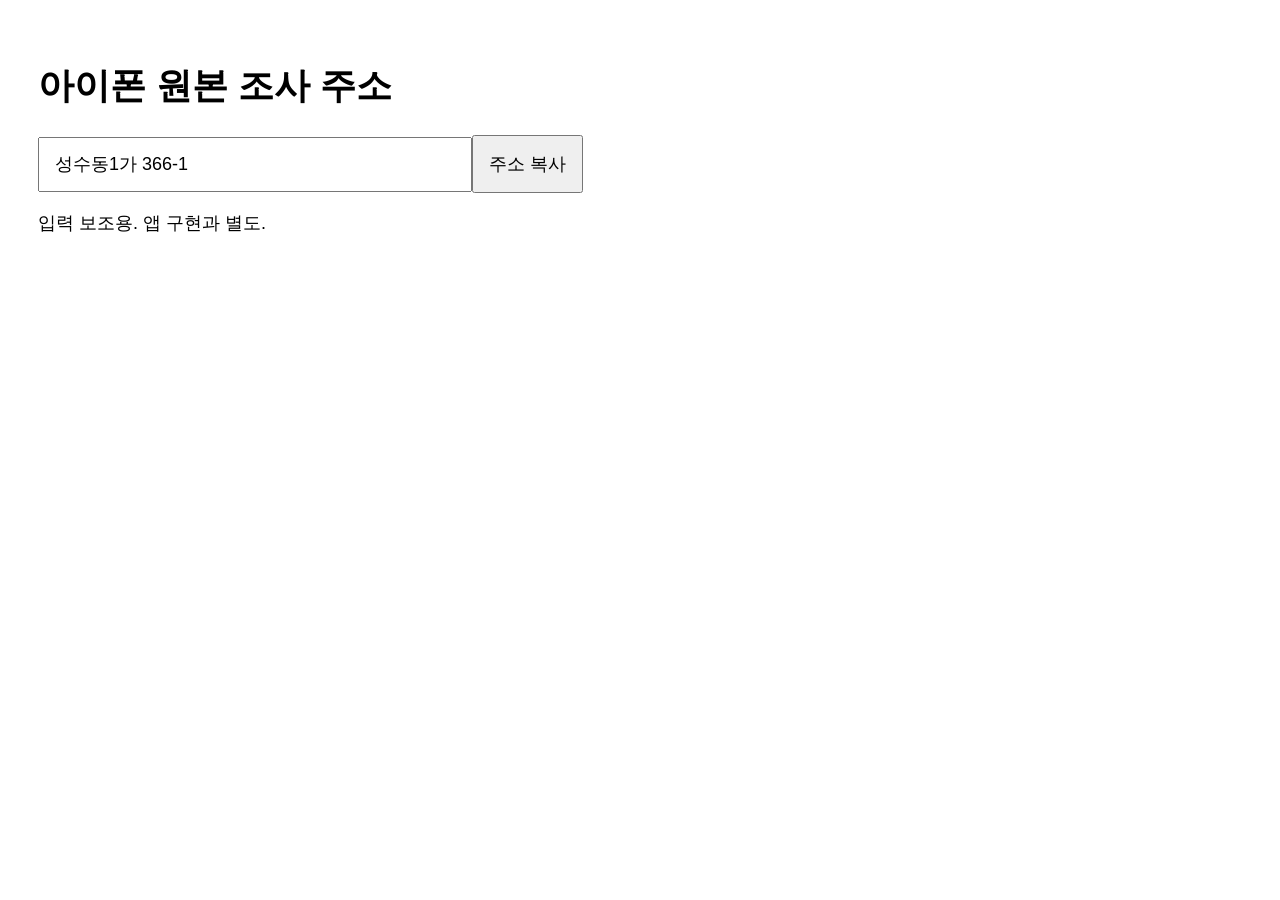
<file: docs/design/wireframes/2026-10-25-all-facilities/input-assist.html>
<!doctype html><meta charset="utf-8"><title>원본 조사 주소 입력</title><style>body{font:18px sans-serif;padding:30px}input,button{font:inherit;padding:15px}input{width:400px}</style><h1>아이폰 원본 조사 주소</h1><input id="address" aria-label="검색 주소" value="성수동1가 366-1"><button onclick="navigator.clipboard.writeText(document.querySelector('input').value).then(()=>document.querySelector('p').textContent='복사 완료')">주소 복사</button><p>입력 보조용. 앱 구현과 별도.</p>
</file>
